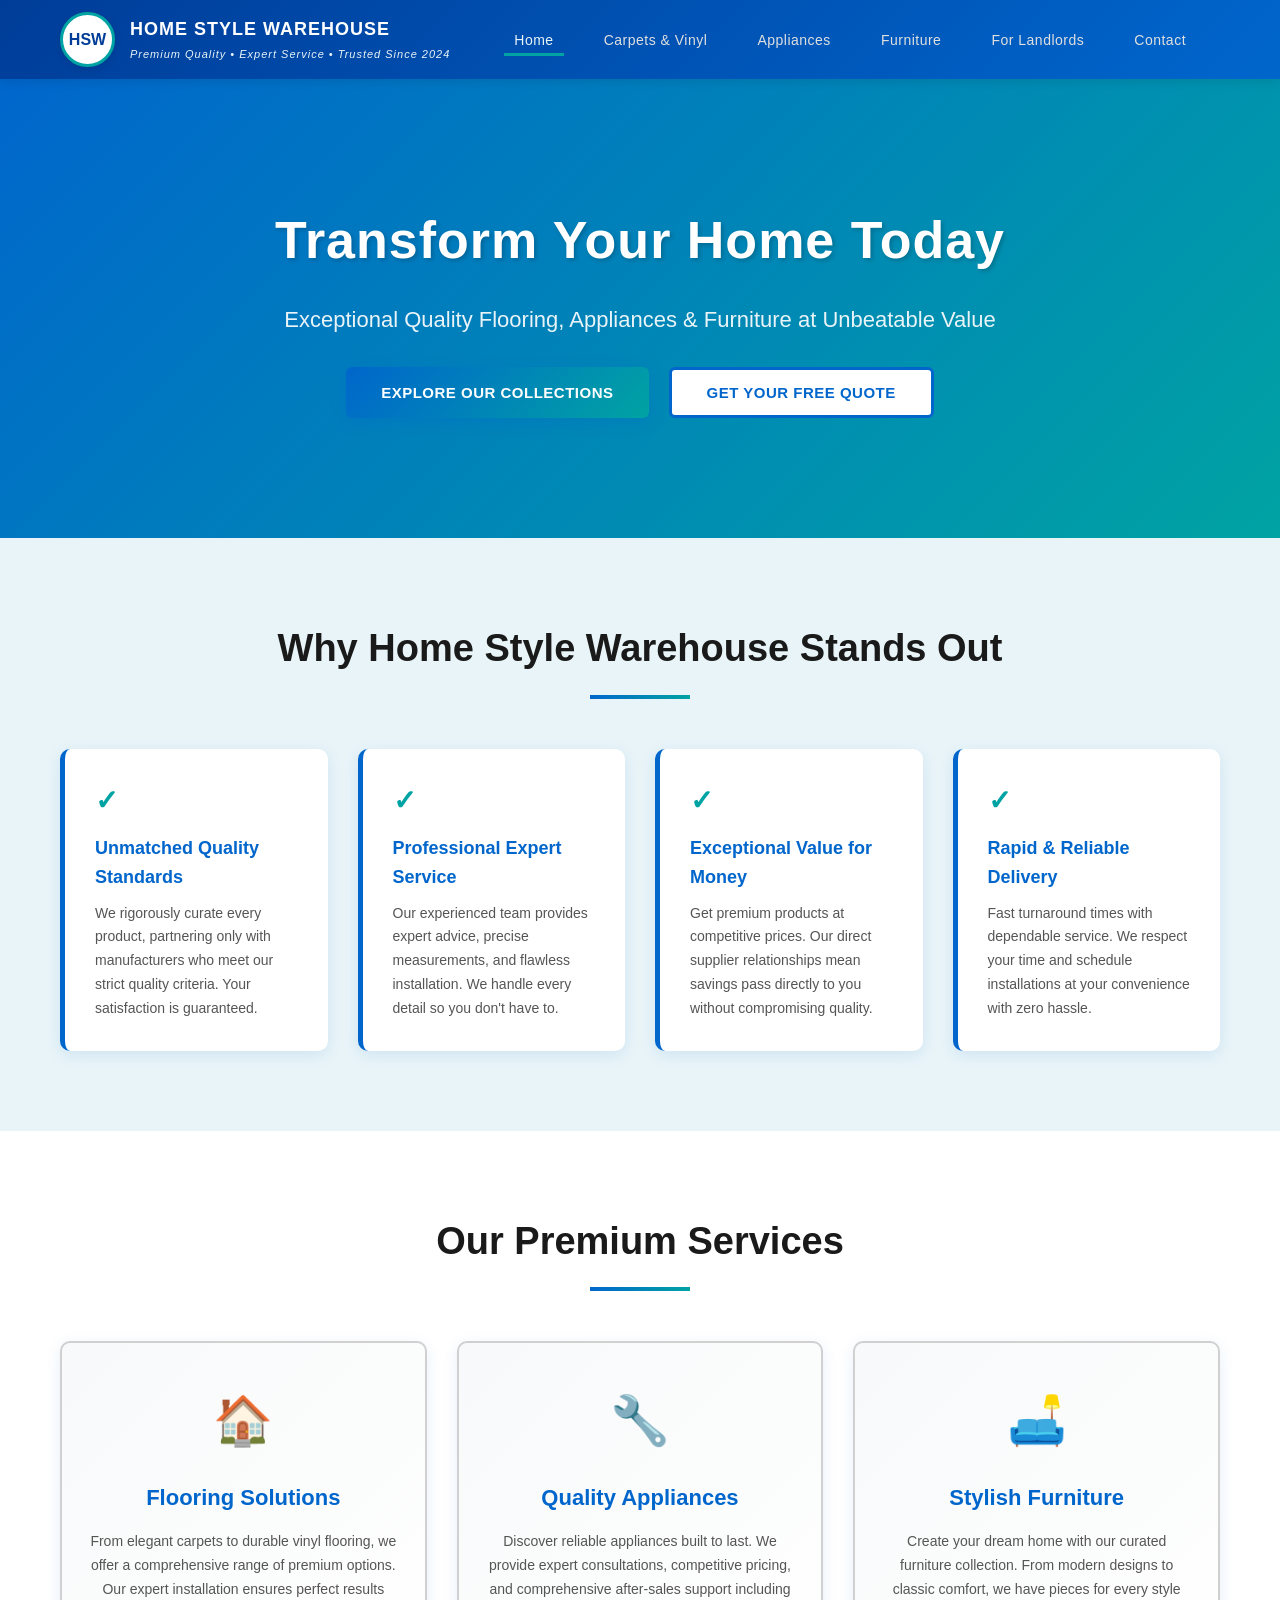
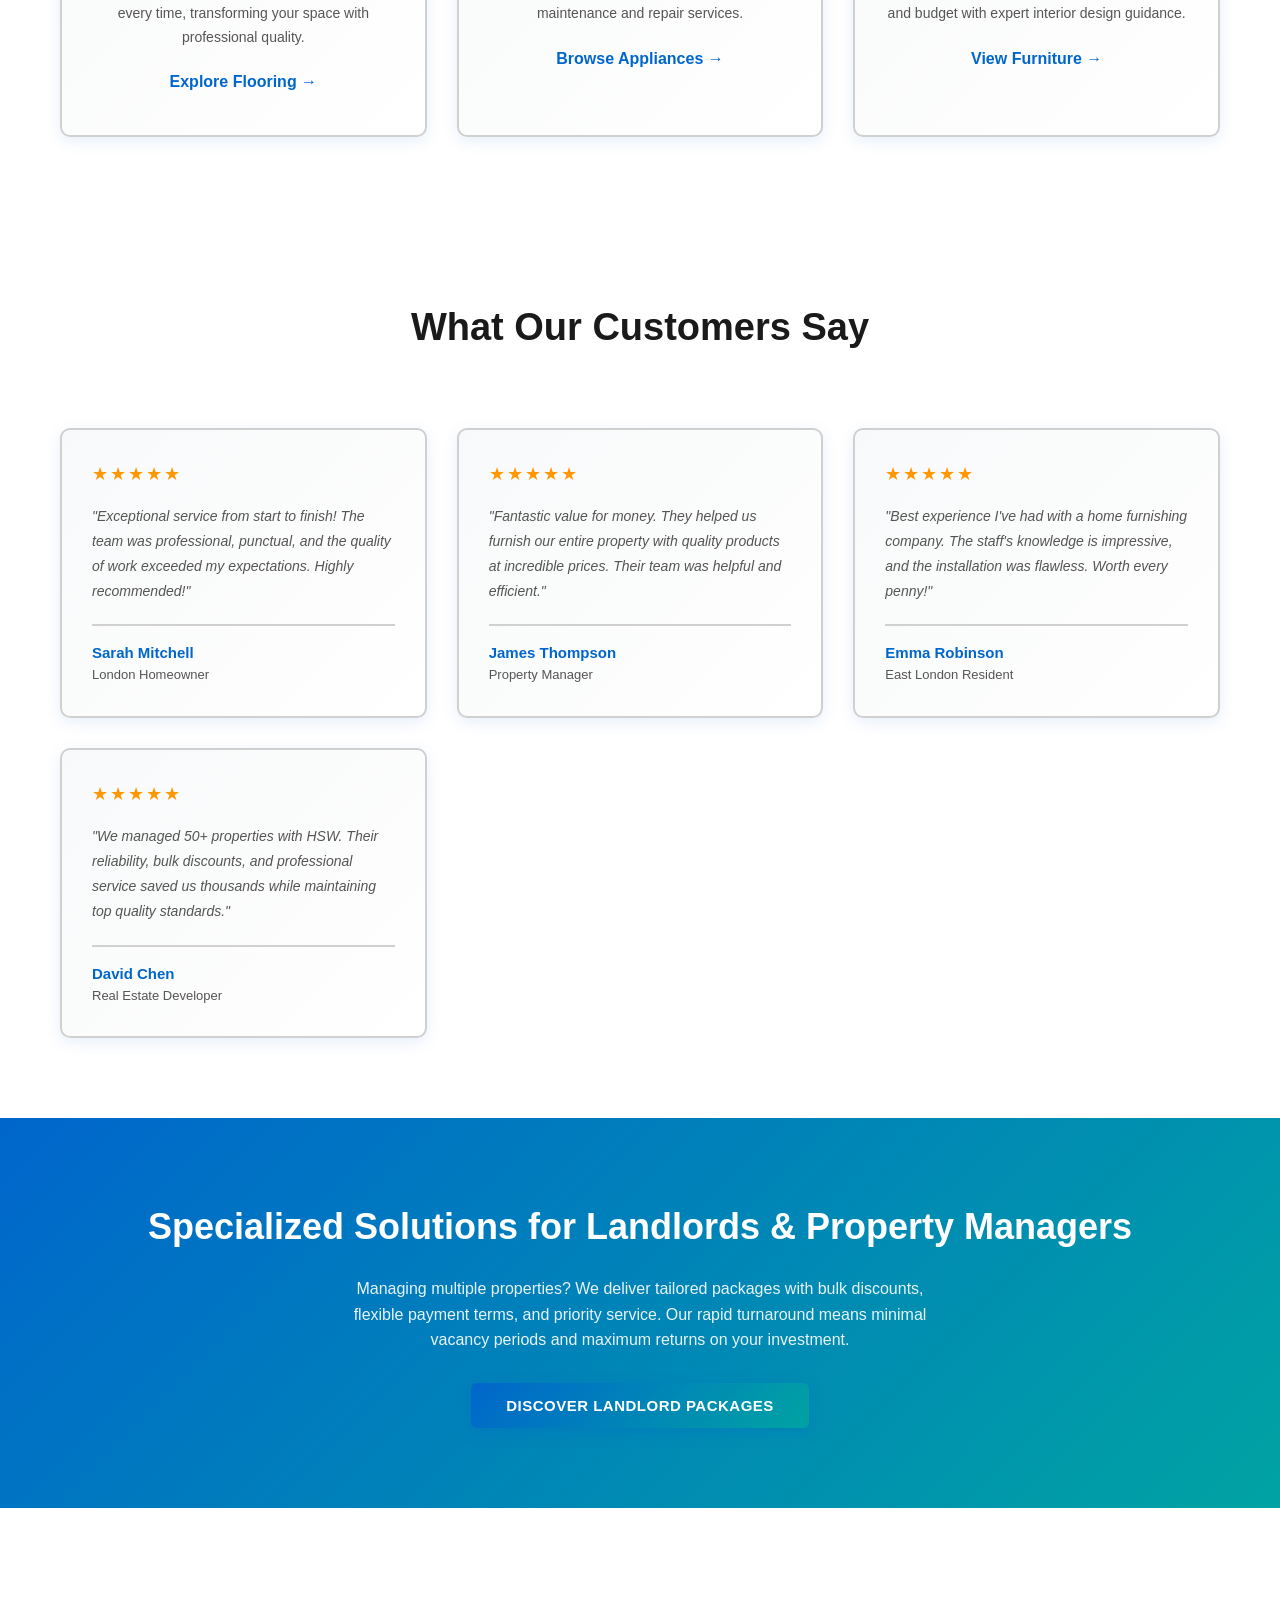
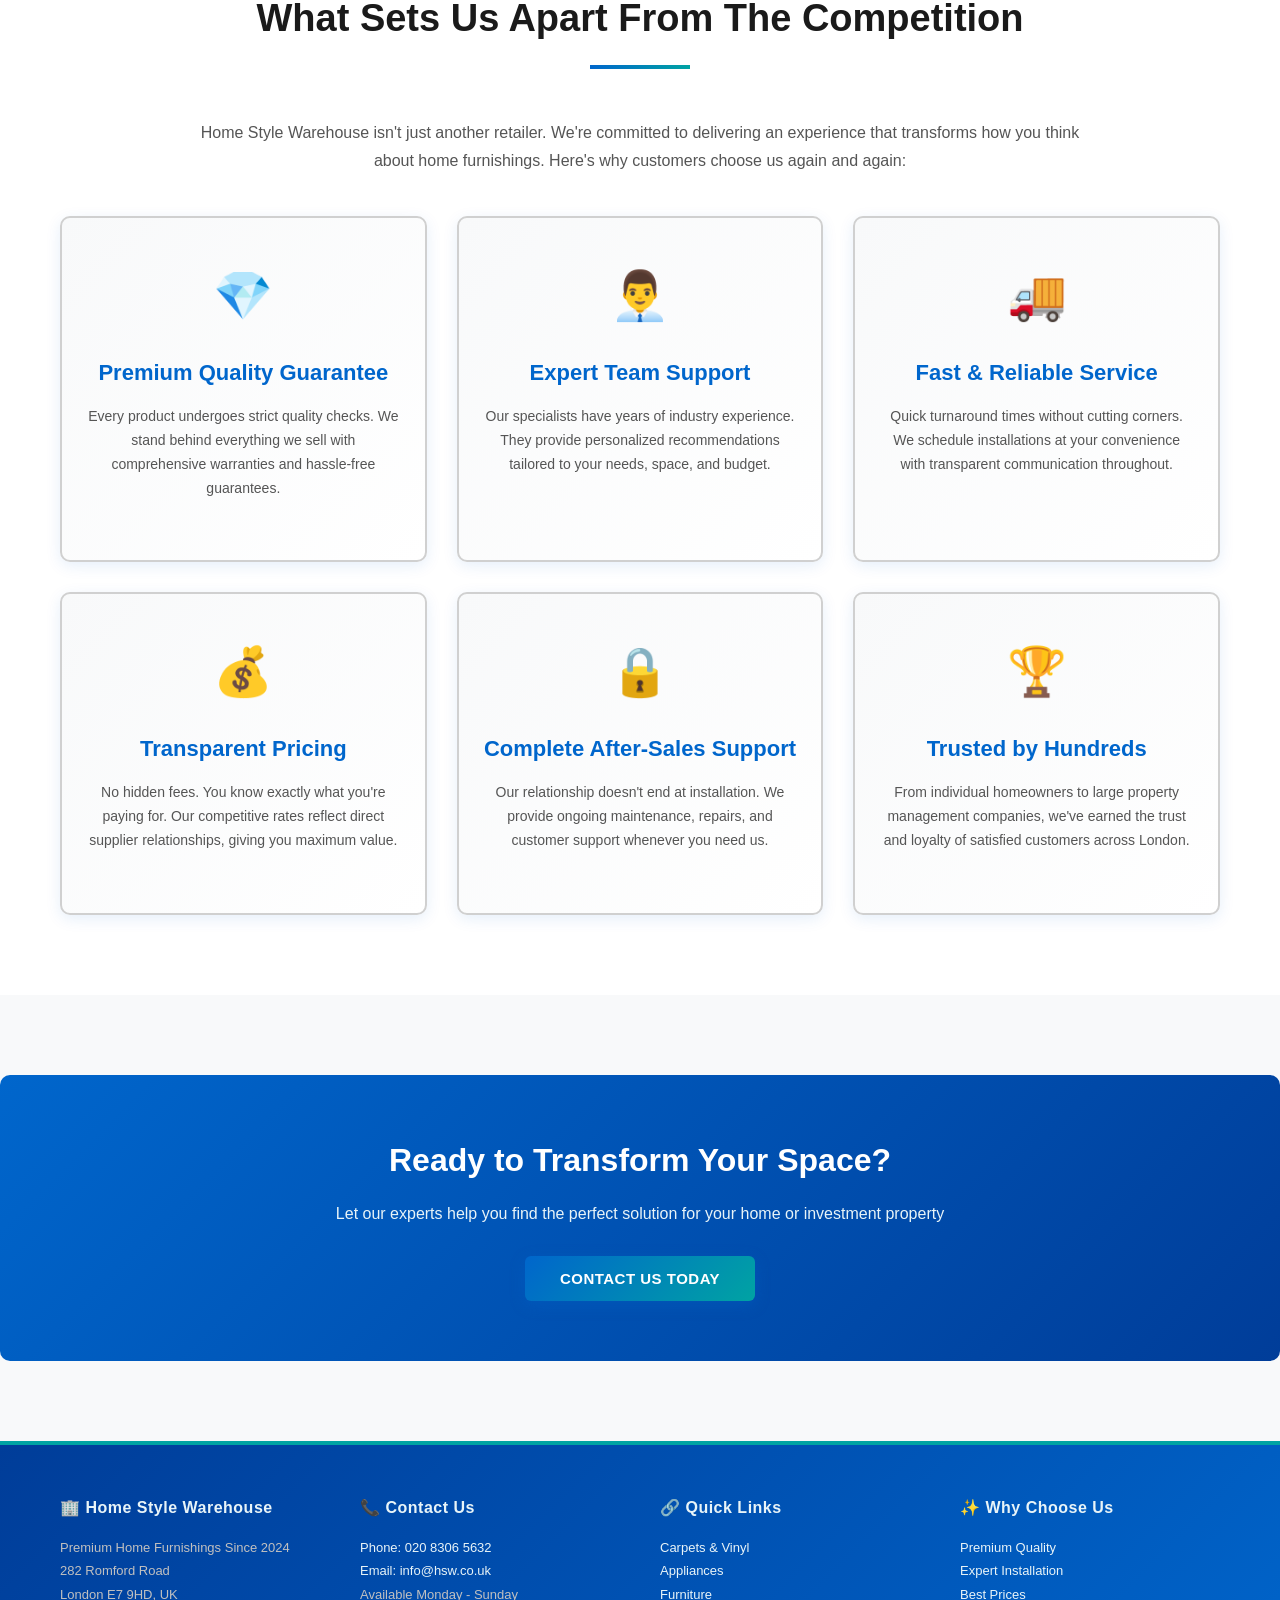
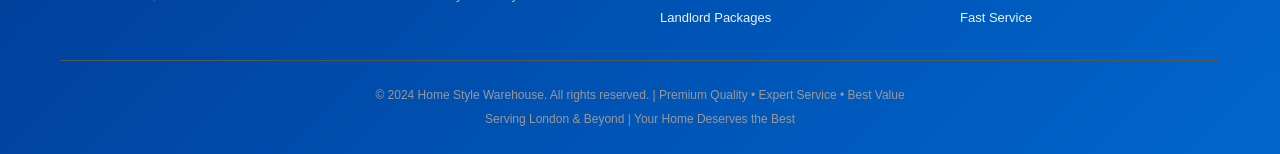
<file: index.html>
<!DOCTYPE html>
<html lang="en">
<head>
    <meta charset="UTF-8">
    <meta name="viewport" content="width=device-width, initial-scale=1.0">
    <title>Home Style Warehouse - Premium Home Furnishings & Flooring</title>
    <link rel="stylesheet" href="style.css">
</head>
<body>
    <!-- Navigation -->
    <nav class="navbar">
        <div class="container">
            <div class="logo-section">
                <div class="logo-circle">HSW</div>
                <div class="brand-info">
                    <h1>HOME STYLE WAREHOUSE</h1>
                    <p class="tagline">Premium Quality • Expert Service • Trusted Since 2024</p>
                </div>
            </div>
            <ul class="nav-links">
                <li><a href="index.html" class="active">Home</a></li>
                <li><a href="carpets.html">Carpets & Vinyl</a></li>
                <li><a href="appliances.html">Appliances</a></li>
                <li><a href="furniture.html">Furniture</a></li>
                <li><a href="landlords.html">For Landlords</a></li>
                <li><a href="contact.html">Contact</a></li>
            </ul>
        </div>
    </nav>

    <!-- Hero Section -->
    <section class="hero">
        <div class="hero-content">
            <h2>Transform Your Home Today</h2>
            <p>Exceptional Quality Flooring, Appliances & Furniture at Unbeatable Value</p>
            <div class="hero-buttons">
                <button class="btn btn-primary" onclick="location.href='#services'">Explore Our Collections</button>
                <button class="btn btn-secondary" onclick="location.href='contact.html'">Get Your Free Quote</button>
            </div>
        </div>
    </section>

    <!-- Why Choose Us -->
    <section class="why-choose">
        <div class="container">
            <h2>Why Home Style Warehouse Stands Out</h2>
            <div class="features-grid">
                <div class="feature">
                    <span class="feature-number">✓</span>
                    <h4>Unmatched Quality Standards</h4>
                    <p>We rigorously curate every product, partnering only with manufacturers who meet our strict quality criteria. Your satisfaction is guaranteed.</p>
                </div>
                <div class="feature">
                    <span class="feature-number">✓</span>
                    <h4>Professional Expert Service</h4>
                    <p>Our experienced team provides expert advice, precise measurements, and flawless installation. We handle every detail so you don't have to.</p>
                </div>
                <div class="feature">
                    <span class="feature-number">✓</span>
                    <h4>Exceptional Value for Money</h4>
                    <p>Get premium products at competitive prices. Our direct supplier relationships mean savings pass directly to you without compromising quality.</p>
                </div>
                <div class="feature">
                    <span class="feature-number">✓</span>
                    <h4>Rapid & Reliable Delivery</h4>
                    <p>Fast turnaround times with dependable service. We respect your time and schedule installations at your convenience with zero hassle.</p>
                </div>
            </div>
        </div>
    </section>

    <!-- Services Section -->
    <section id="services" class="services">
        <div class="container">
            <h2>Our Premium Services</h2>
            <div class="services-grid">
                <div class="service-card">
                    <div class="service-icon">🏠</div>
                    <h3>Flooring Solutions</h3>
                    <p>From elegant carpets to durable vinyl flooring, we offer a comprehensive range of premium options. Our expert installation ensures perfect results every time, transforming your space with professional quality.</p>
                    <a href="carpets.html" class="service-link">Explore Flooring →</a>
                </div>
                <div class="service-card">
                    <div class="service-icon">🔧</div>
                    <h3>Quality Appliances</h3>
                    <p>Discover reliable appliances built to last. We provide expert consultations, competitive pricing, and comprehensive after-sales support including maintenance and repair services.</p>
                    <a href="appliances.html" class="service-link">Browse Appliances →</a>
                </div>
                <div class="service-card">
                    <div class="service-icon">🛋️</div>
                    <h3>Stylish Furniture</h3>
                    <p>Create your dream home with our curated furniture collection. From modern designs to classic comfort, we have pieces for every style and budget with expert interior design guidance.</p>
                    <a href="furniture.html" class="service-link">View Furniture →</a>
                </div>
            </div>
        </div>
    </section>

    <!-- Reviews Section -->
    <section class="reviews">
        <div class="container">
            <h2>What Our Customers Say</h2>
            <div class="reviews-grid">
                <div class="review-card">
                    <div class="stars">★★★★★</div>
                    <p class="review-text">"Exceptional service from start to finish! The team was professional, punctual, and the quality of work exceeded my expectations. Highly recommended!"</p>
                    <div class="reviewer-info">
                        <p class="reviewer-name">Sarah Mitchell</p>
                        <p class="reviewer-role">London Homeowner</p>
                    </div>
                </div>
                <div class="review-card">
                    <div class="stars">★★★★★</div>
                    <p class="review-text">"Fantastic value for money. They helped us furnish our entire property with quality products at incredible prices. Their team was helpful and efficient."</p>
                    <div class="reviewer-info">
                        <p class="reviewer-name">James Thompson</p>
                        <p class="reviewer-role">Property Manager</p>
                    </div>
                </div>
                <div class="review-card">
                    <div class="stars">★★★★★</div>
                    <p class="review-text">"Best experience I've had with a home furnishing company. The staff's knowledge is impressive, and the installation was flawless. Worth every penny!"</p>
                    <div class="reviewer-info">
                        <p class="reviewer-name">Emma Robinson</p>
                        <p class="reviewer-role">East London Resident</p>
                    </div>
                </div>
                <div class="review-card">
                    <div class="stars">★★★★★</div>
                    <p class="review-text">"We managed 50+ properties with HSW. Their reliability, bulk discounts, and professional service saved us thousands while maintaining top quality standards."</p>
                    <div class="reviewer-info">
                        <p class="reviewer-name">David Chen</p>
                        <p class="reviewer-role">Real Estate Developer</p>
                    </div>
                </div>
            </div>
        </div>
    </section>

    <!-- Landlord Section Preview -->
    <section class="landlord-preview">
        <div class="container">
            <div class="landlord-content">
                <h2>Specialized Solutions for Landlords & Property Managers</h2>
                <p>Managing multiple properties? We deliver tailored packages with bulk discounts, flexible payment terms, and priority service. Our rapid turnaround means minimal vacancy periods and maximum returns on your investment.</p>
                <button class="btn btn-primary" onclick="location.href='landlords.html'">Discover Landlord Packages</button>
            </div>
        </div>
    </section>

    <!-- Why We're Different Section -->
    <section class="services">
        <div class="container">
            <h2>What Sets Us Apart From The Competition</h2>
            <div class="intro-section" style="margin-bottom: 40px;">
                <p>Home Style Warehouse isn't just another retailer. We're committed to delivering an experience that transforms how you think about home furnishings. Here's why customers choose us again and again:</p>
            </div>
            <div class="services-grid">
                <div class="service-card">
                    <div class="service-icon">💎</div>
                    <h3>Premium Quality Guarantee</h3>
                    <p>Every product undergoes strict quality checks. We stand behind everything we sell with comprehensive warranties and hassle-free guarantees.</p>
                </div>
                <div class="service-card">
                    <div class="service-icon">👨‍💼</div>
                    <h3>Expert Team Support</h3>
                    <p>Our specialists have years of industry experience. They provide personalized recommendations tailored to your needs, space, and budget.</p>
                </div>
                <div class="service-card">
                    <div class="service-icon">🚚</div>
                    <h3>Fast & Reliable Service</h3>
                    <p>Quick turnaround times without cutting corners. We schedule installations at your convenience with transparent communication throughout.</p>
                </div>
                <div class="service-card">
                    <div class="service-icon">💰</div>
                    <h3>Transparent Pricing</h3>
                    <p>No hidden fees. You know exactly what you're paying for. Our competitive rates reflect direct supplier relationships, giving you maximum value.</p>
                </div>
                <div class="service-card">
                    <div class="service-icon">🔒</div>
                    <h3>Complete After-Sales Support</h3>
                    <p>Our relationship doesn't end at installation. We provide ongoing maintenance, repairs, and customer support whenever you need us.</p>
                </div>
                <div class="service-card">
                    <div class="service-icon">🏆</div>
                    <h3>Trusted by Hundreds</h3>
                    <p>From individual homeowners to large property management companies, we've earned the trust and loyalty of satisfied customers across London.</p>
                </div>
            </div>
        </div>
    </section>

    <!-- CTA Section -->
    <section class="cta-section">
        <div class="container">
            <h2>Ready to Transform Your Space?</h2>
            <p>Let our experts help you find the perfect solution for your home or investment property</p>
            <button class="btn btn-primary" onclick="location.href='contact.html'">Contact Us Today</button>
        </div>
    </section>

    <!-- Footer -->
    <footer>
        <div class="container">
            <div class="footer-grid">
                <div class="footer-section">
                    <h4>🏢 Home Style Warehouse</h4>
                    <p>Premium Home Furnishings Since 2024</p>
                    <p>282 Romford Road</p>
                    <p>London E7 9HD, UK</p>
                </div>
                <div class="footer-section">
                    <h4>📞 Contact Us</h4>
                    <p><a href="tel:02083065632">Phone: 020 8306 5632</a></p>
                    <p><a href="mailto:info@hsw.co.uk">Email: info@hsw.co.uk</a></p>
                    <p>Available Monday - Sunday</p>
                </div>
                <div class="footer-section">
                    <h4>🔗 Quick Links</h4>
                    <ul>
                        <li><a href="carpets.html">Carpets & Vinyl</a></li>
                        <li><a href="appliances.html">Appliances</a></li>
                        <li><a href="furniture.html">Furniture</a></li>
                        <li><a href="landlords.html">Landlord Packages</a></li>
                    </ul>
                </div>
                <div class="footer-section">
                    <h4>✨ Why Choose Us</h4>
                    <ul>
                        <li><a href="#services">Premium Quality</a></li>
                        <li><a href="#services">Expert Installation</a></li>
                        <li><a href="#services">Best Prices</a></li>
                        <li><a href="#services">Fast Service</a></li>
                    </ul>
                </div>
            </div>
            <div class="footer-bottom">
                <p>&copy; 2024 Home Style Warehouse. All rights reserved. | Premium Quality • Expert Service • Best Value</p>
                <p>Serving London & Beyond | Your Home Deserves the Best</p>
            </div>
        </div>
    </footer>
</body>
</html>
</file>
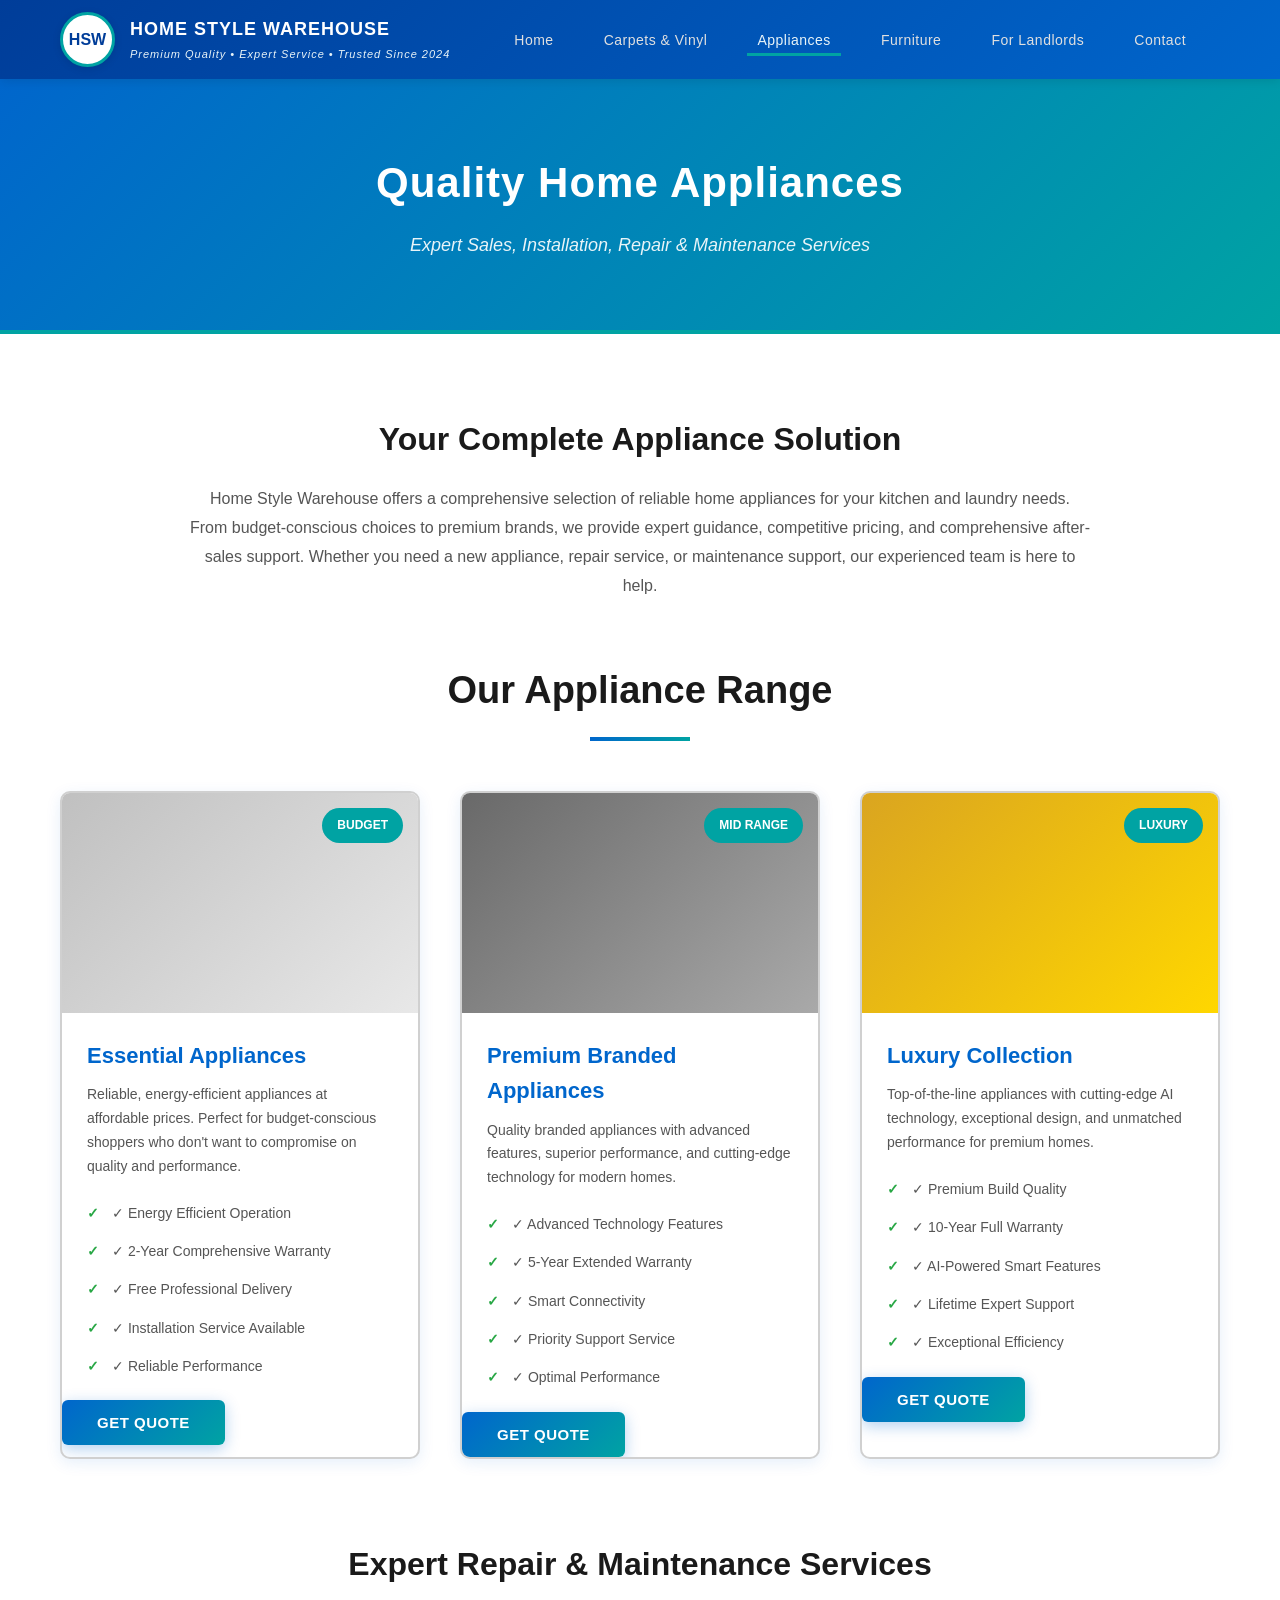
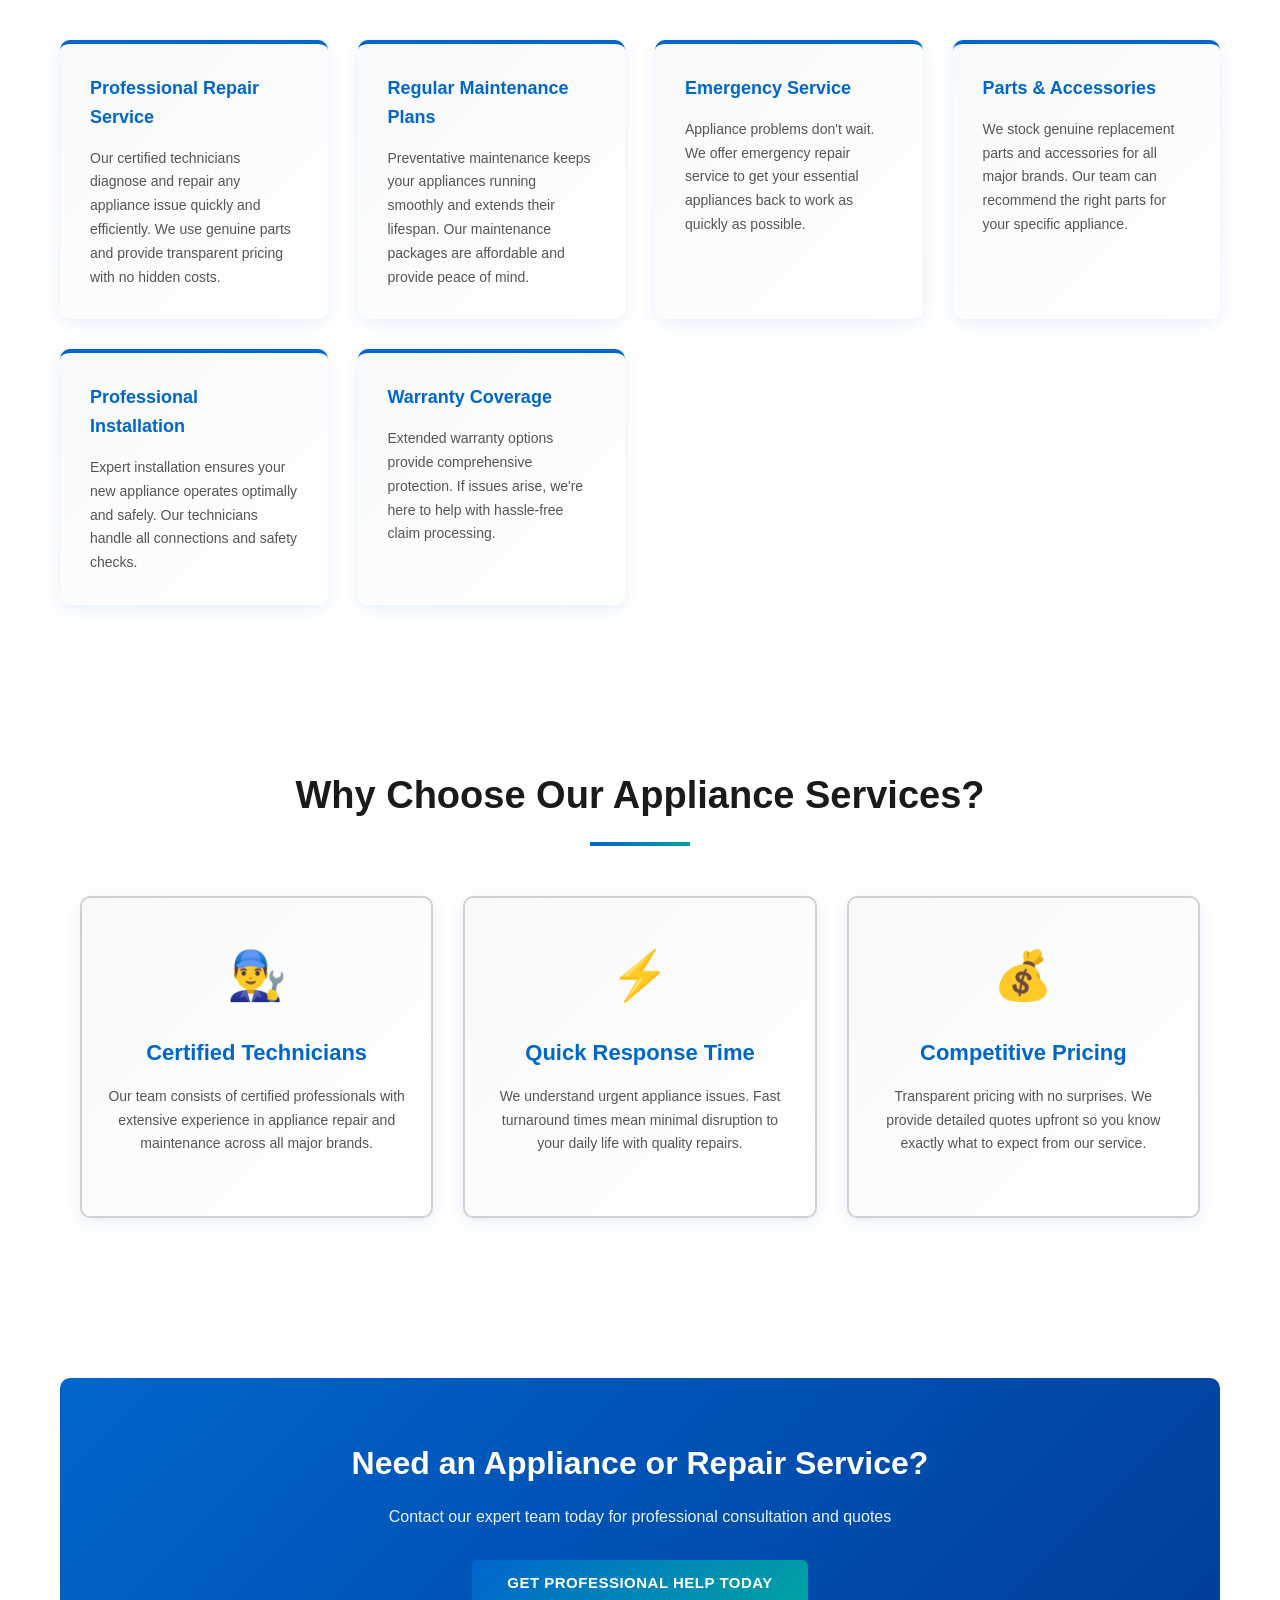
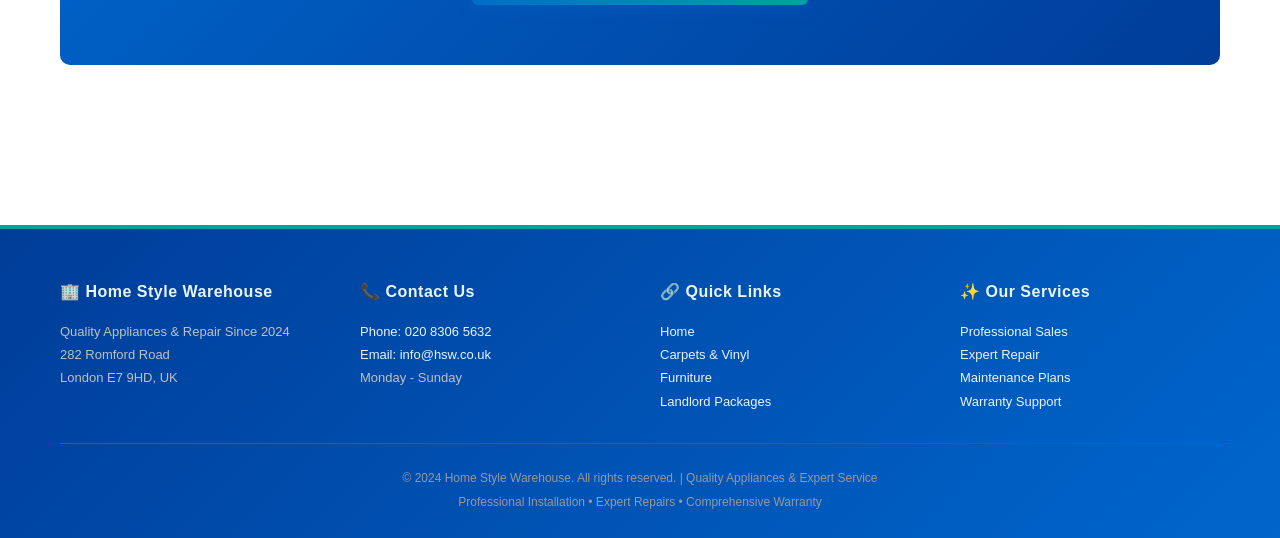
<file: appliances.html>
<!DOCTYPE html>
<html lang="en">
<head>
    <meta charset="UTF-8">
    <meta name="viewport" content="width=device-width, initial-scale=1.0">
    <title>Quality Home Appliances - Sales & Repair - Home Style Warehouse</title>
    <link rel="stylesheet" href="style.css">
</head>
<body>
    <!-- Navigation -->
    <nav class="navbar">
        <div class="container">
            <div class="logo-section">
                <div class="logo-circle">HSW</div>
                <div class="brand-info">
                    <h1>HOME STYLE WAREHOUSE</h1>
                    <p class="tagline">Premium Quality • Expert Service • Trusted Since 2024</p>
                </div>
            </div>
            <ul class="nav-links">
                <li><a href="index.html">Home</a></li>
                <li><a href="carpets.html">Carpets & Vinyl</a></li>
                <li><a href="appliances.html" class="active">Appliances</a></li>
                <li><a href="furniture.html">Furniture</a></li>
                <li><a href="landlords.html">For Landlords</a></li>
                <li><a href="contact.html">Contact</a></li>
            </ul>
        </div>
    </nav>

    <!-- Hero -->
    <section class="page-hero">
        <div class="container">
            <h1>Quality Home Appliances</h1>
            <p>Expert Sales, Installation, Repair & Maintenance Services</p>
        </div>
    </section>

    <!-- Main Content -->
    <section class="content">
        <div class="container">
            <div class="intro-section">
                <h2>Your Complete Appliance Solution</h2>
                <p>Home Style Warehouse offers a comprehensive selection of reliable home appliances for your kitchen and laundry needs. From budget-conscious choices to premium brands, we provide expert guidance, competitive pricing, and comprehensive after-sales support. Whether you need a new appliance, repair service, or maintenance support, our experienced team is here to help.</p>
            </div>

            <!-- Product Categories -->
            <section class="products">
                <h2>Our Appliance Range</h2>
                <div class="products-grid">
                    <div class="product-card">
                        <div class="product-image" style="background: linear-gradient(135deg, #C0C0C0, #E8E8E8);">
                            <span class="badge">Budget</span>
                        </div>
                        <h3>Essential Appliances</h3>
                        <p>Reliable, energy-efficient appliances at affordable prices. Perfect for budget-conscious shoppers who don't want to compromise on quality and performance.</p>
                        <ul class="features">
                            <li>✓ Energy Efficient Operation</li>
                            <li>✓ 2-Year Comprehensive Warranty</li>
                            <li>✓ Free Professional Delivery</li>
                            <li>✓ Installation Service Available</li>
                            <li>✓ Reliable Performance</li>
                        </ul>
                        <button class="btn btn-primary" onclick="location.href='contact.html'">Get Quote</button>
                    </div>

                    <div class="product-card">
                        <div class="product-image" style="background: linear-gradient(135deg, #696969, #A9A9A9);">
                            <span class="badge">Mid Range</span>
                        </div>
                        <h3>Premium Branded Appliances</h3>
                        <p>Quality branded appliances with advanced features, superior performance, and cutting-edge technology for modern homes.</p>
                        <ul class="features">
                            <li>✓ Advanced Technology Features</li>
                            <li>✓ 5-Year Extended Warranty</li>
                            <li>✓ Smart Connectivity</li>
                            <li>✓ Priority Support Service</li>
                            <li>✓ Optimal Performance</li>
                        </ul>
                        <button class="btn btn-primary" onclick="location.href='contact.html'">Get Quote</button>
                    </div>

                    <div class="product-card">
                        <div class="product-image" style="background: linear-gradient(135deg, #DAA520, #FFD700);">
                            <span class="badge">Luxury</span>
                        </div>
                        <h3>Luxury Collection</h3>
                        <p>Top-of-the-line appliances with cutting-edge AI technology, exceptional design, and unmatched performance for premium homes.</p>
                        <ul class="features">
                            <li>✓ Premium Build Quality</li>
                            <li>✓ 10-Year Full Warranty</li>
                            <li>✓ AI-Powered Smart Features</li>
                            <li>✓ Lifetime Expert Support</li>
                            <li>✓ Exceptional Efficiency</li>
                        </ul>
                        <button class="btn btn-primary" onclick="location.href='contact.html'">Get Quote</button>
                    </div>
                </div>
            </section>

            <!-- Repair Services -->
            <section class="services-detail">
                <h2>Expert Repair & Maintenance Services</h2>
                <div class="services-list">
                    <div class="service-item">
                        <h4>Professional Repair Service</h4>
                        <p>Our certified technicians diagnose and repair any appliance issue quickly and efficiently. We use genuine parts and provide transparent pricing with no hidden costs.</p>
                    </div>
                    <div class="service-item">
                        <h4>Regular Maintenance Plans</h4>
                        <p>Preventative maintenance keeps your appliances running smoothly and extends their lifespan. Our maintenance packages are affordable and provide peace of mind.</p>
                    </div>
                    <div class="service-item">
                        <h4>Emergency Service</h4>
                        <p>Appliance problems don't wait. We offer emergency repair service to get your essential appliances back to work as quickly as possible.</p>
                    </div>
                    <div class="service-item">
                        <h4>Parts & Accessories</h4>
                        <p>We stock genuine replacement parts and accessories for all major brands. Our team can recommend the right parts for your specific appliance.</p>
                    </div>
                    <div class="service-item">
                        <h4>Professional Installation</h4>
                        <p>Expert installation ensures your new appliance operates optimally and safely. Our technicians handle all connections and safety checks.</p>
                    </div>
                    <div class="service-item">
                        <h4>Warranty Coverage</h4>
                        <p>Extended warranty options provide comprehensive protection. If issues arise, we're here to help with hassle-free claim processing.</p>
                    </div>
                </div>
            </section>

            <!-- Why Choose Us -->
            <section class="services">
                <h2>Why Choose Our Appliance Services?</h2>
                <div class="services-grid">
                    <div class="service-card">
                        <div class="service-icon">👨‍🔧</div>
                        <h3>Certified Technicians</h3>
                        <p>Our team consists of certified professionals with extensive experience in appliance repair and maintenance across all major brands.</p>
                    </div>
                    <div class="service-card">
                        <div class="service-icon">⚡</div>
                        <h3>Quick Response Time</h3>
                        <p>We understand urgent appliance issues. Fast turnaround times mean minimal disruption to your daily life with quality repairs.</p>
                    </div>
                    <div class="service-card">
                        <div class="service-icon">💰</div>
                        <h3>Competitive Pricing</h3>
                        <p>Transparent pricing with no surprises. We provide detailed quotes upfront so you know exactly what to expect from our service.</p>
                    </div>
                </div>
            </section>

            <!-- CTA Section -->
            <section class="cta-section">
                <h2>Need an Appliance or Repair Service?</h2>
                <p>Contact our expert team today for professional consultation and quotes</p>
                <button class="btn btn-primary" onclick="location.href='contact.html'">Get Professional Help Today</button>
            </section>
        </div>
    </section>

    <!-- Footer -->
    <footer>
        <div class="container">
            <div class="footer-grid">
                <div class="footer-section">
                    <h4>🏢 Home Style Warehouse</h4>
                    <p>Quality Appliances & Repair Since 2024</p>
                    <p>282 Romford Road</p>
                    <p>London E7 9HD, UK</p>
                </div>
                <div class="footer-section">
                    <h4>📞 Contact Us</h4>
                    <p><a href="tel:02083065632">Phone: 020 8306 5632</a></p>
                    <p><a href="mailto:info@hsw.co.uk">Email: info@hsw.co.uk</a></p>
                    <p>Monday - Sunday</p>
                </div>
                <div class="footer-section">
                    <h4>🔗 Quick Links</h4>
                    <ul>
                        <li><a href="index.html">Home</a></li>
                        <li><a href="carpets.html">Carpets & Vinyl</a></li>
                        <li><a href="furniture.html">Furniture</a></li>
                        <li><a href="landlords.html">Landlord Packages</a></li>
                    </ul>
                </div>
                <div class="footer-section">
                    <h4>✨ Our Services</h4>
                    <ul>
                        <li><a href="#services">Professional Sales</a></li>
                        <li><a href="#services">Expert Repair</a></li>
                        <li><a href="#services">Maintenance Plans</a></li>
                        <li><a href="#services">Warranty Support</a></li>
                    </ul>
                </div>
            </div>
            <div class="footer-bottom">
                <p>&copy; 2024 Home Style Warehouse. All rights reserved. | Quality Appliances & Expert Service</p>
                <p>Professional Installation • Expert Repairs • Comprehensive Warranty</p>
            </div>
        </div>
    </footer>
</body>
</html>
</file>
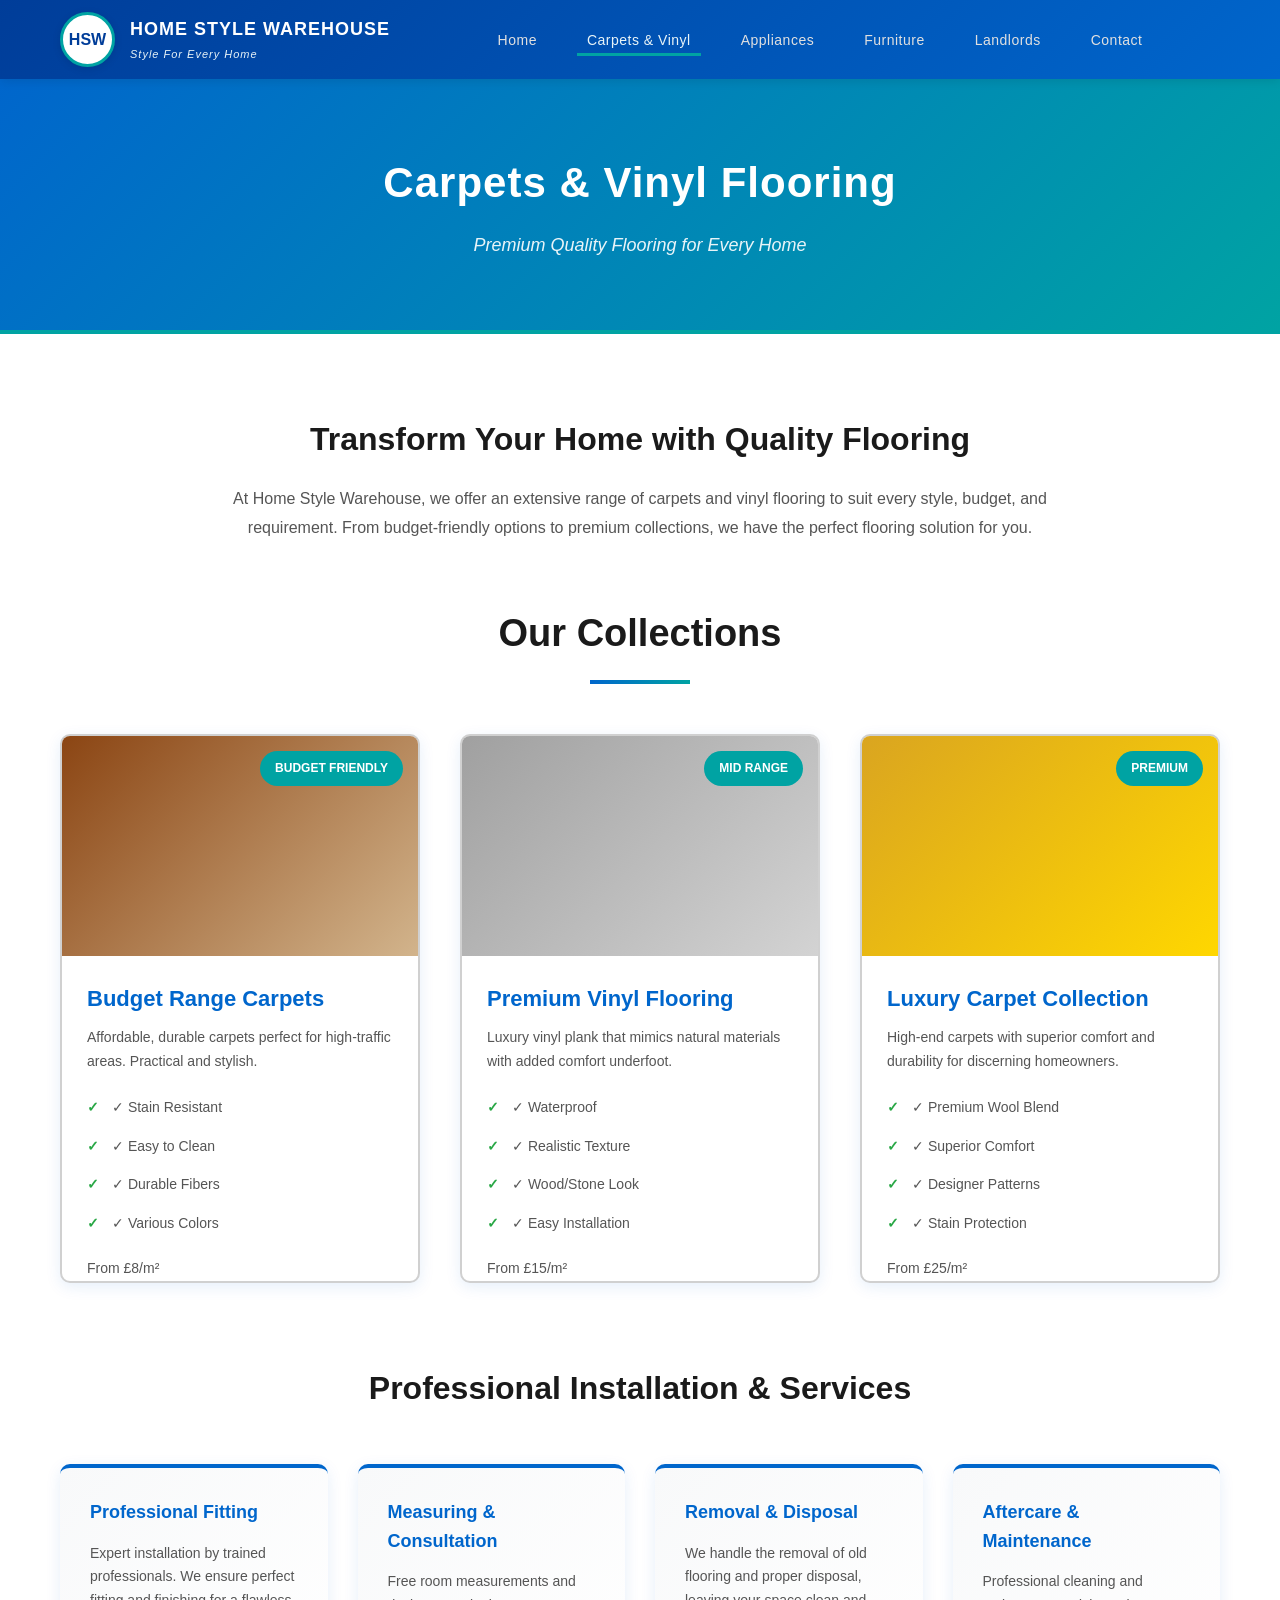
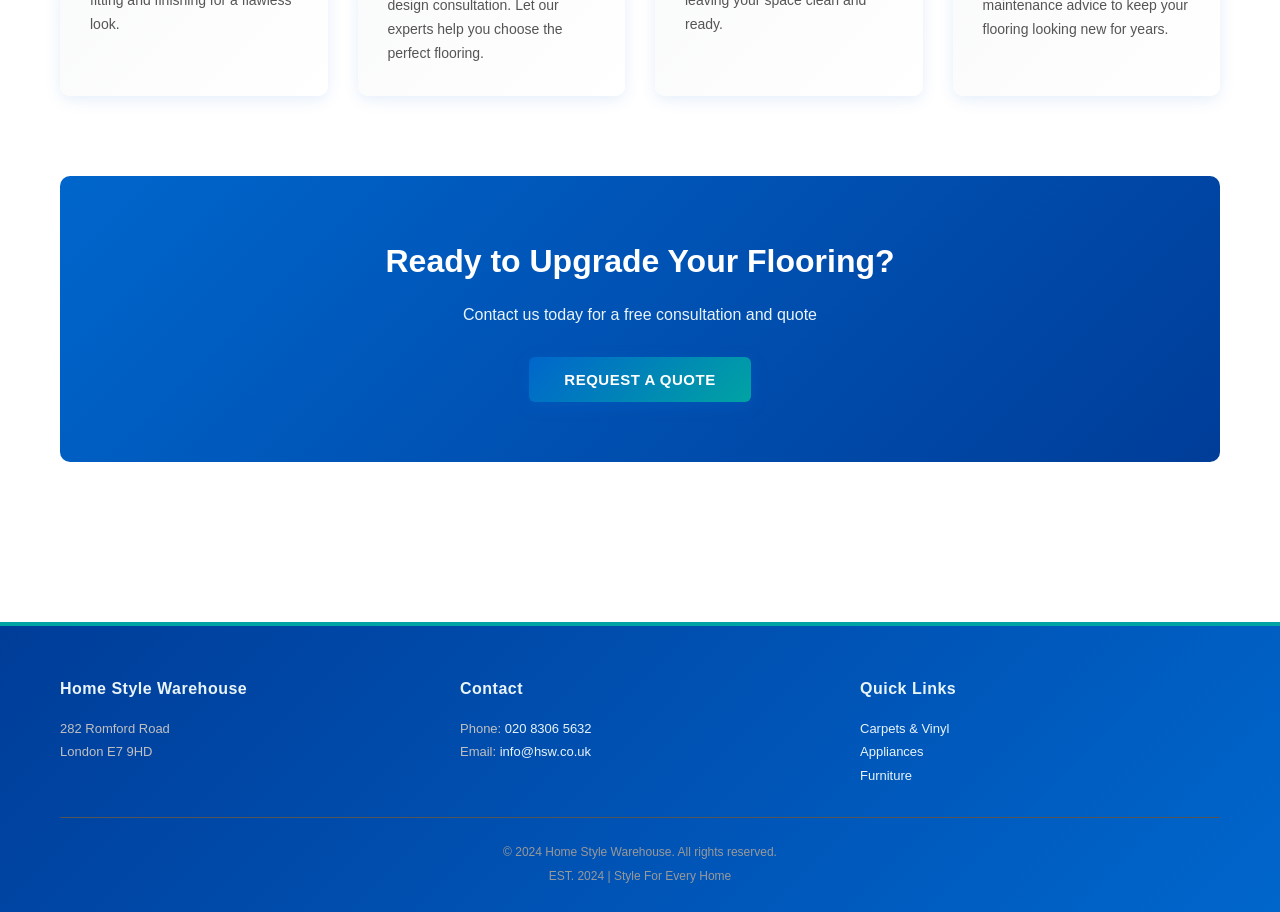
<file: carpets.html>
<!DOCTYPE html>
<html lang="en">
<head>
    <meta charset="UTF-8">
    <meta name="viewport" content="width=device-width, initial-scale=1.0">
    <title>Carpets & Vinyl - Home Style Warehouse</title>
    <link rel="stylesheet" href="style.css">
</head>
<body>
    <!-- Navigation -->
    <nav class="navbar">
        <div class="container">
            <div class="logo-section">
                <div class="logo-circle">HSW</div>
                <div class="brand-info">
                    <h1>HOME STYLE WAREHOUSE</h1>
                    <p class="tagline">Style For Every Home</p>
                </div>
            </div>
            <ul class="nav-links">
                <li><a href="index.html">Home</a></li>
                <li><a href="carpets.html" class="active">Carpets & Vinyl</a></li>
                <li><a href="appliances.html">Appliances</a></li>
                <li><a href="furniture.html">Furniture</a></li>
                <li><a href="landlords.html">Landlords</a></li>
                <li><a href="contact.html">Contact</a></li>
            </ul>
        </div>
    </nav>

    <!-- Hero -->
    <section class="page-hero">
        <div class="container">
            <h1>Carpets & Vinyl Flooring</h1>
            <p>Premium Quality Flooring for Every Home</p>
        </div>
    </section>

    <!-- Main Content -->
    <section class="content">
        <div class="container">
            <div class="intro-section">
                <h2>Transform Your Home with Quality Flooring</h2>
                <p>At Home Style Warehouse, we offer an extensive range of carpets and vinyl flooring to suit every style, budget, and requirement. From budget-friendly options to premium collections, we have the perfect flooring solution for you.</p>
            </div>

            <!-- Product Categories -->
            <section class="products">
                <h2>Our Collections</h2>
                <div class="products-grid">
                    <div class="product-card">
                        <div class="product-image" style="background: linear-gradient(135deg, #8B4513, #D2B48C);">
                            <span class="badge">Budget Friendly</span>
                        </div>
                        <h3>Budget Range Carpets</h3>
                        <p>Affordable, durable carpets perfect for high-traffic areas. Practical and stylish.</p>
                        <ul class="features">
                            <li>✓ Stain Resistant</li>
                            <li>✓ Easy to Clean</li>
                            <li>✓ Durable Fibers</li>
                            <li>✓ Various Colors</li>
                        </ul>
                        <p class="price">From £8/m²</p>
                    </div>

                    <div class="product-card">
                        <div class="product-image" style="background: linear-gradient(135deg, #A0A0A0, #D3D3D3);">
                            <span class="badge">Mid Range</span>
                        </div>
                        <h3>Premium Vinyl Flooring</h3>
                        <p>Luxury vinyl plank that mimics natural materials with added comfort underfoot.</p>
                        <ul class="features">
                            <li>✓ Waterproof</li>
                            <li>✓ Realistic Texture</li>
                            <li>✓ Wood/Stone Look</li>
                            <li>✓ Easy Installation</li>
                        </ul>
                        <p class="price">From £15/m²</p>
                    </div>

                    <div class="product-card">
                        <div class="product-image" style="background: linear-gradient(135deg, #DAA520, #FFD700);">
                            <span class="badge">Premium</span>
                        </div>
                        <h3>Luxury Carpet Collection</h3>
                        <p>High-end carpets with superior comfort and durability for discerning homeowners.</p>
                        <ul class="features">
                            <li>✓ Premium Wool Blend</li>
                            <li>✓ Superior Comfort</li>
                            <li>✓ Designer Patterns</li>
                            <li>✓ Stain Protection</li>
                        </ul>
                        <p class="price">From £25/m²</p>
                    </div>
                </div>
            </section>

            <!-- Services Section -->
            <section class="services-detail">
                <h2>Professional Installation & Services</h2>
                <div class="services-list">
                    <div class="service-item">
                        <h4>Professional Fitting</h4>
                        <p>Expert installation by trained professionals. We ensure perfect fitting and finishing for a flawless look.</p>
                    </div>
                    <div class="service-item">
                        <h4>Measuring & Consultation</h4>
                        <p>Free room measurements and design consultation. Let our experts help you choose the perfect flooring.</p>
                    </div>
                    <div class="service-item">
                        <h4>Removal & Disposal</h4>
                        <p>We handle the removal of old flooring and proper disposal, leaving your space clean and ready.</p>
                    </div>
                    <div class="service-item">
                        <h4>Aftercare & Maintenance</h4>
                        <p>Professional cleaning and maintenance advice to keep your flooring looking new for years.</p>
                    </div>
                </div>
            </section>

            <!-- CTA -->
            <section class="cta-section">
                <h2>Ready to Upgrade Your Flooring?</h2>
                <p>Contact us today for a free consultation and quote</p>
                <button class="btn btn-primary" onclick="location.href='contact.html'">Request a Quote</button>
            </section>
        </div>
    </section>

    <!-- Footer -->
    <footer>
        <div class="container">
            <div class="footer-grid">
                <div class="footer-section">
                    <h4>Home Style Warehouse</h4>
                    <p>282 Romford Road</p>
                    <p>London E7 9HD</p>
                </div>
                <div class="footer-section">
                    <h4>Contact</h4>
                    <p>Phone: <a href="tel:02083065632">020 8306 5632</a></p>
                    <p>Email: <a href="mailto:info@hsw.co.uk">info@hsw.co.uk</a></p>
                </div>
                <div class="footer-section">
                    <h4>Quick Links</h4>
                    <ul>
                        <li><a href="carpets.html">Carpets & Vinyl</a></li>
                        <li><a href="appliances.html">Appliances</a></li>
                        <li><a href="furniture.html">Furniture</a></li>
                    </ul>
                </div>
            </div>
            <div class="footer-bottom">
                <p>&copy; 2024 Home Style Warehouse. All rights reserved.</p>
                <p>EST. 2024 | Style For Every Home</p>
            </div>
        </div>
    </footer>
</body>
</html>
</file>
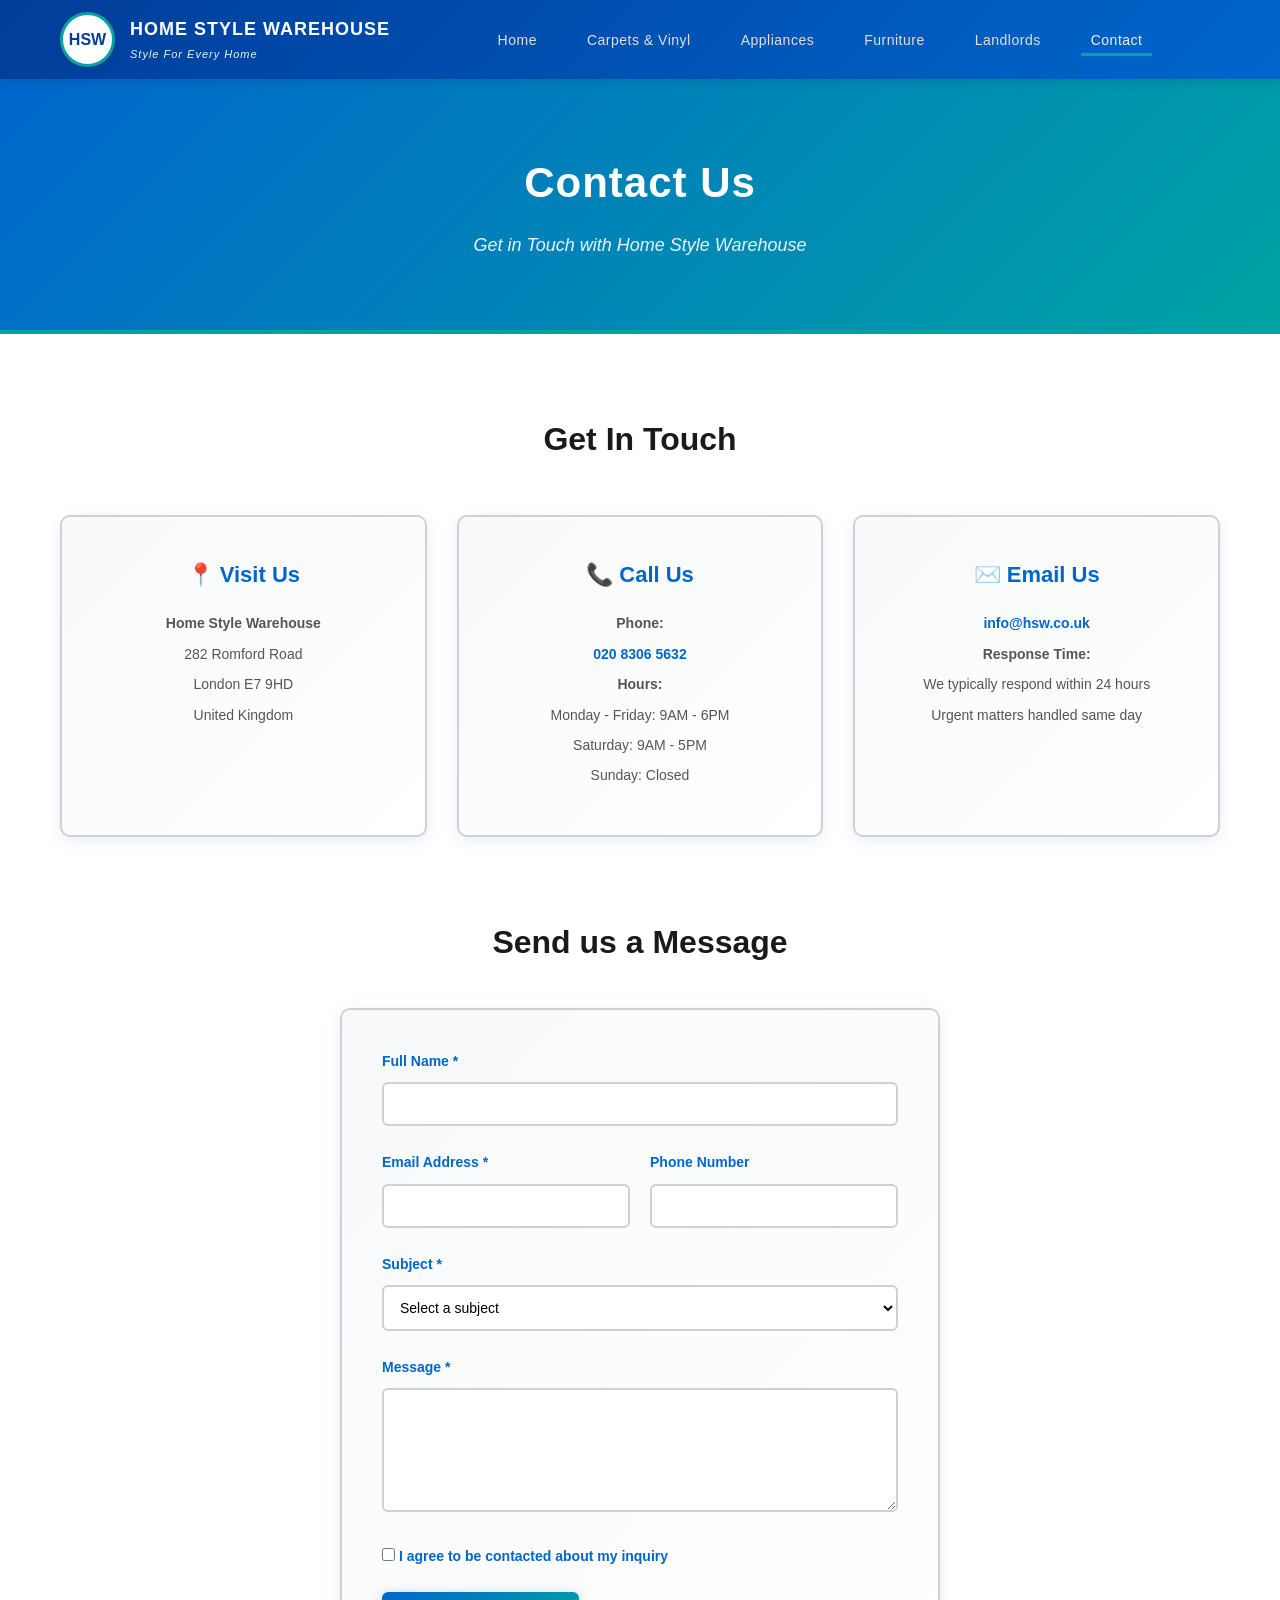
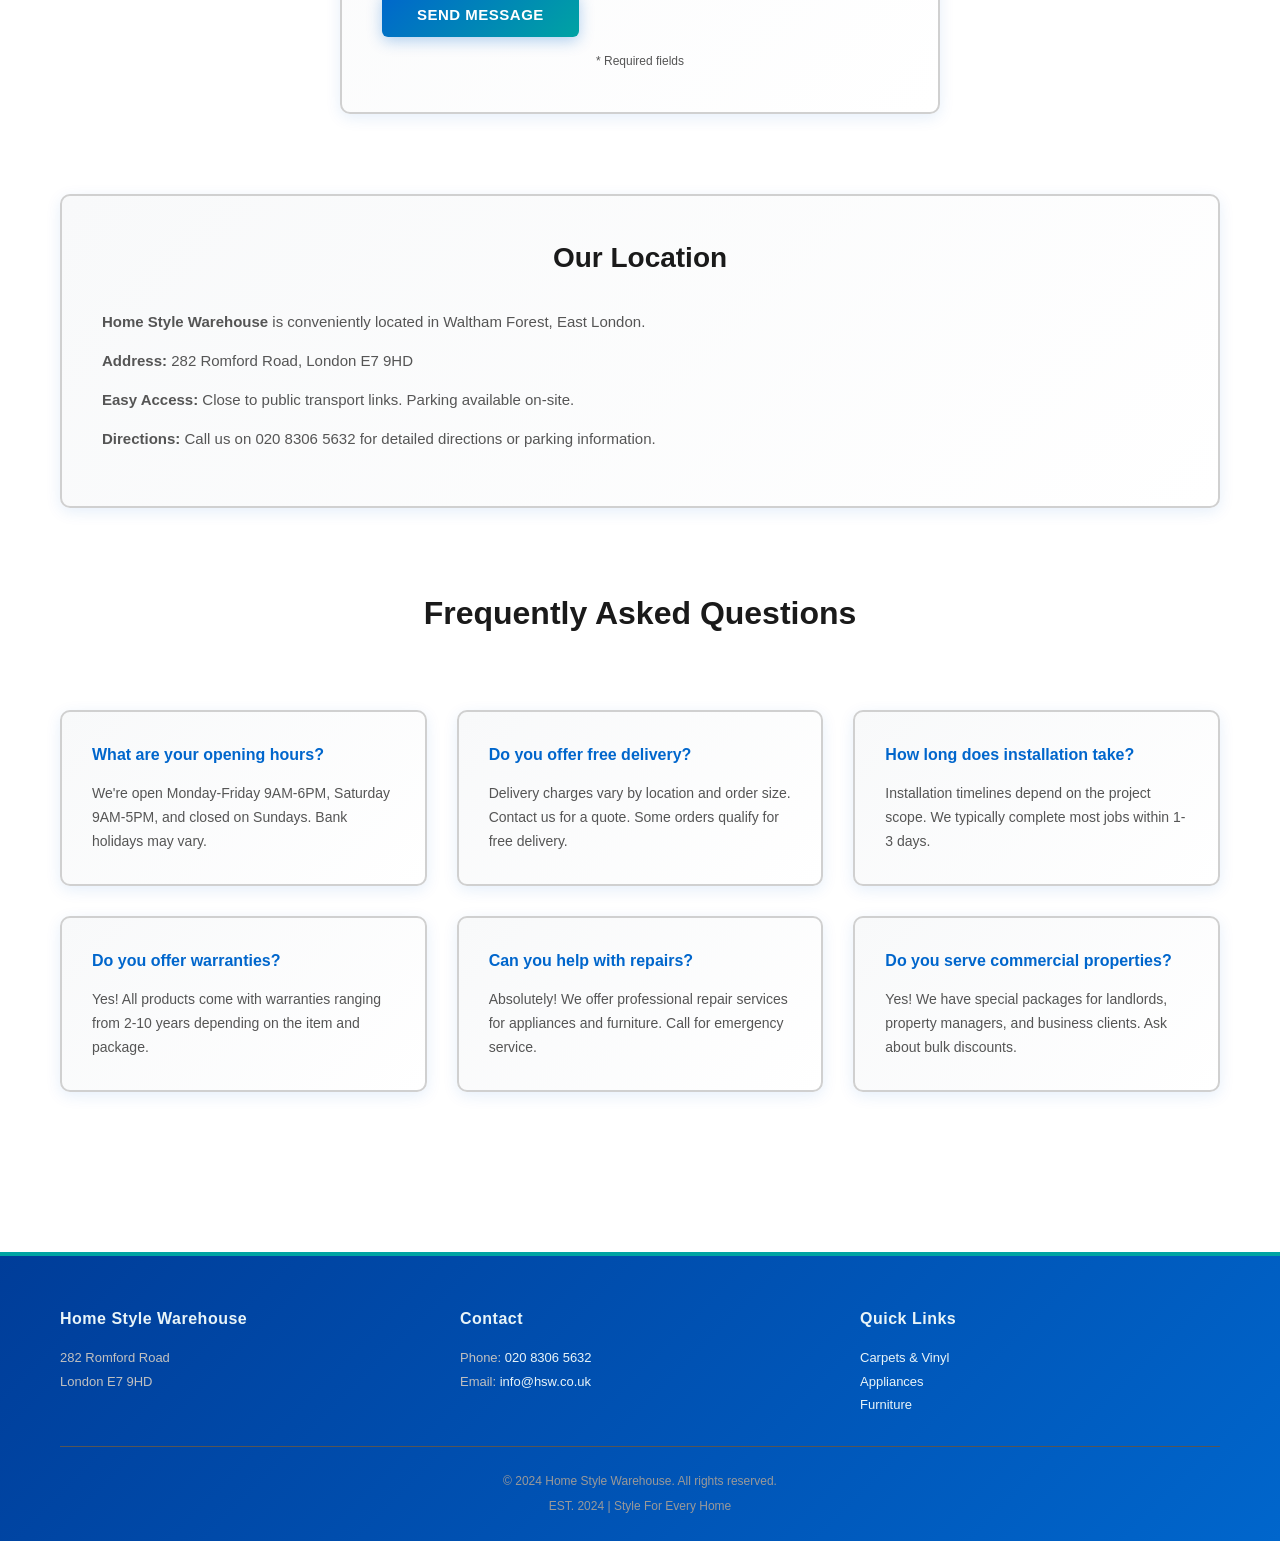
<file: contact.html>
<!DOCTYPE html>
<html lang="en">
<head>
    <meta charset="UTF-8">
    <meta name="viewport" content="width=device-width, initial-scale=1.0">
    <title>Contact Us - Home Style Warehouse</title>
    <link rel="stylesheet" href="style.css">
</head>
<body>
    <!-- Navigation -->
    <nav class="navbar">
        <div class="container">
            <div class="logo-section">
                <div class="logo-circle">HSW</div>
                <div class="brand-info">
                    <h1>HOME STYLE WAREHOUSE</h1>
                    <p class="tagline">Style For Every Home</p>
                </div>
            </div>
            <ul class="nav-links">
                <li><a href="index.html">Home</a></li>
                <li><a href="carpets.html">Carpets & Vinyl</a></li>
                <li><a href="appliances.html">Appliances</a></li>
                <li><a href="furniture.html">Furniture</a></li>
                <li><a href="landlords.html">Landlords</a></li>
                <li><a href="contact.html" class="active">Contact</a></li>
            </ul>
        </div>
    </nav>

    <!-- Hero -->
    <section class="page-hero">
        <div class="container">
            <h1>Contact Us</h1>
            <p>Get in Touch with Home Style Warehouse</p>
        </div>
    </section>

    <!-- Main Content -->
    <section class="content">
        <div class="container">
            <!-- Contact Info -->
            <section class="contact-info">
                <h2>Get In Touch</h2>
                <div class="contact-grid">
                    <div class="contact-card">
                        <h3>📍 Visit Us</h3>
                        <p><strong>Home Style Warehouse</strong></p>
                        <p>282 Romford Road</p>
                        <p>London E7 9HD</p>
                        <p>United Kingdom</p>
                    </div>
                    <div class="contact-card">
                        <h3>📞 Call Us</h3>
                        <p><strong>Phone:</strong></p>
                        <p><a href="tel:02083065632" class="contact-link">020 8306 5632</a></p>
                        <p><strong>Hours:</strong></p>
                        <p>Monday - Friday: 9AM - 6PM</p>
                        <p>Saturday: 9AM - 5PM</p>
                        <p>Sunday: Closed</p>
                    </div>
                    <div class="contact-card">
                        <h3>✉️ Email Us</h3>
                        <p><a href="mailto:info@hsw.co.uk" class="contact-link">info@hsw.co.uk</a></p>
                        <p><strong>Response Time:</strong></p>
                        <p>We typically respond within 24 hours</p>
                        <p>Urgent matters handled same day</p>
                    </div>
                </div>
            </section>

            <!-- Contact Form -->
            <section class="contact-form-section">
                <h2>Send us a Message</h2>
                <div class="form-container">
                    <form id="contactForm" class="contact-form">
                        <div class="form-group">
                            <label for="name">Full Name *</label>
                            <input type="text" id="name" name="name" required>
                        </div>

                        <div class="form-row">
                            <div class="form-group">
                                <label for="email">Email Address *</label>
                                <input type="email" id="email" name="email" required>
                            </div>
                            <div class="form-group">
                                <label for="phone">Phone Number</label>
                                <input type="tel" id="phone" name="phone">
                            </div>
                        </div>

                        <div class="form-group">
                            <label for="subject">Subject *</label>
                            <select id="subject" name="subject" required>
                                <option value="">Select a subject</option>
                                <option value="Carpets & Vinyl">Carpets & Vinyl - Inquiry</option>
                                <option value="Appliances">Appliances - Sales</option>
                                <option value="Appliance Repair">Appliances - Repair Service</option>
                                <option value="Furniture">Furniture - Inquiry</option>
                                <option value="Landlord Package">Landlord Special Package</option>
                                <option value="Quote Request">Quote Request</option>
                                <option value="General Inquiry">General Inquiry</option>
                            </select>
                        </div>

                        <div class="form-group">
                            <label for="message">Message *</label>
                            <textarea id="message" name="message" rows="6" required></textarea>
                        </div>

                        <div class="form-group">
                            <label class="checkbox">
                                <input type="checkbox" name="terms" required>
                                I agree to be contacted about my inquiry
                            </label>
                        </div>

                        <button type="submit" class="btn btn-primary">Send Message</button>
                        <p class="form-note">* Required fields</p>
                    </form>
                </div>
            </section>

            <!-- Map Alternative (text version) -->
            <section class="location-info">
                <h2>Our Location</h2>
                <div class="location-details">
                    <p><strong>Home Style Warehouse</strong> is conveniently located in Waltham Forest, East London.</p>
                    <p><strong>Address:</strong> 282 Romford Road, London E7 9HD</p>
                    <p><strong>Easy Access:</strong> Close to public transport links. Parking available on-site.</p>
                    <p><strong>Directions:</strong> Call us on 020 8306 5632 for detailed directions or parking information.</p>
                </div>
            </section>

            <!-- FAQ -->
            <section class="faq">
                <h2>Frequently Asked Questions</h2>
                <div class="faq-grid">
                    <div class="faq-item">
                        <h4>What are your opening hours?</h4>
                        <p>We're open Monday-Friday 9AM-6PM, Saturday 9AM-5PM, and closed on Sundays. Bank holidays may vary.</p>
                    </div>
                    <div class="faq-item">
                        <h4>Do you offer free delivery?</h4>
                        <p>Delivery charges vary by location and order size. Contact us for a quote. Some orders qualify for free delivery.</p>
                    </div>
                    <div class="faq-item">
                        <h4>How long does installation take?</h4>
                        <p>Installation timelines depend on the project scope. We typically complete most jobs within 1-3 days.</p>
                    </div>
                    <div class="faq-item">
                        <h4>Do you offer warranties?</h4>
                        <p>Yes! All products come with warranties ranging from 2-10 years depending on the item and package.</p>
                    </div>
                    <div class="faq-item">
                        <h4>Can you help with repairs?</h4>
                        <p>Absolutely! We offer professional repair services for appliances and furniture. Call for emergency service.</p>
                    </div>
                    <div class="faq-item">
                        <h4>Do you serve commercial properties?</h4>
                        <p>Yes! We have special packages for landlords, property managers, and business clients. Ask about bulk discounts.</p>
                    </div>
                </div>
            </section>
        </div>
    </section>

    <!-- Footer -->
    <footer>
        <div class="container">
            <div class="footer-grid">
                <div class="footer-section">
                    <h4>Home Style Warehouse</h4>
                    <p>282 Romford Road</p>
                    <p>London E7 9HD</p>
                </div>
                <div class="footer-section">
                    <h4>Contact</h4>
                    <p>Phone: <a href="tel:02083065632">020 8306 5632</a></p>
                    <p>Email: <a href="mailto:info@hsw.co.uk">info@hsw.co.uk</a></p>
                </div>
                <div class="footer-section">
                    <h4>Quick Links</h4>
                    <ul>
                        <li><a href="carpets.html">Carpets & Vinyl</a></li>
                        <li><a href="appliances.html">Appliances</a></li>
                        <li><a href="furniture.html">Furniture</a></li>
                    </ul>
                </div>
            </div>
            <div class="footer-bottom">
                <p>&copy; 2024 Home Style Warehouse. All rights reserved.</p>
                <p>EST. 2024 | Style For Every Home</p>
            </div>
        </div>
    </footer>

    <script>
        document.getElementById('contactForm').addEventListener('submit', function(e) {
            e.preventDefault();
            alert('Thank you for your message! We will get back to you soon.');
            this.reset();
        });
    </script>
</body>
</html>
</file>
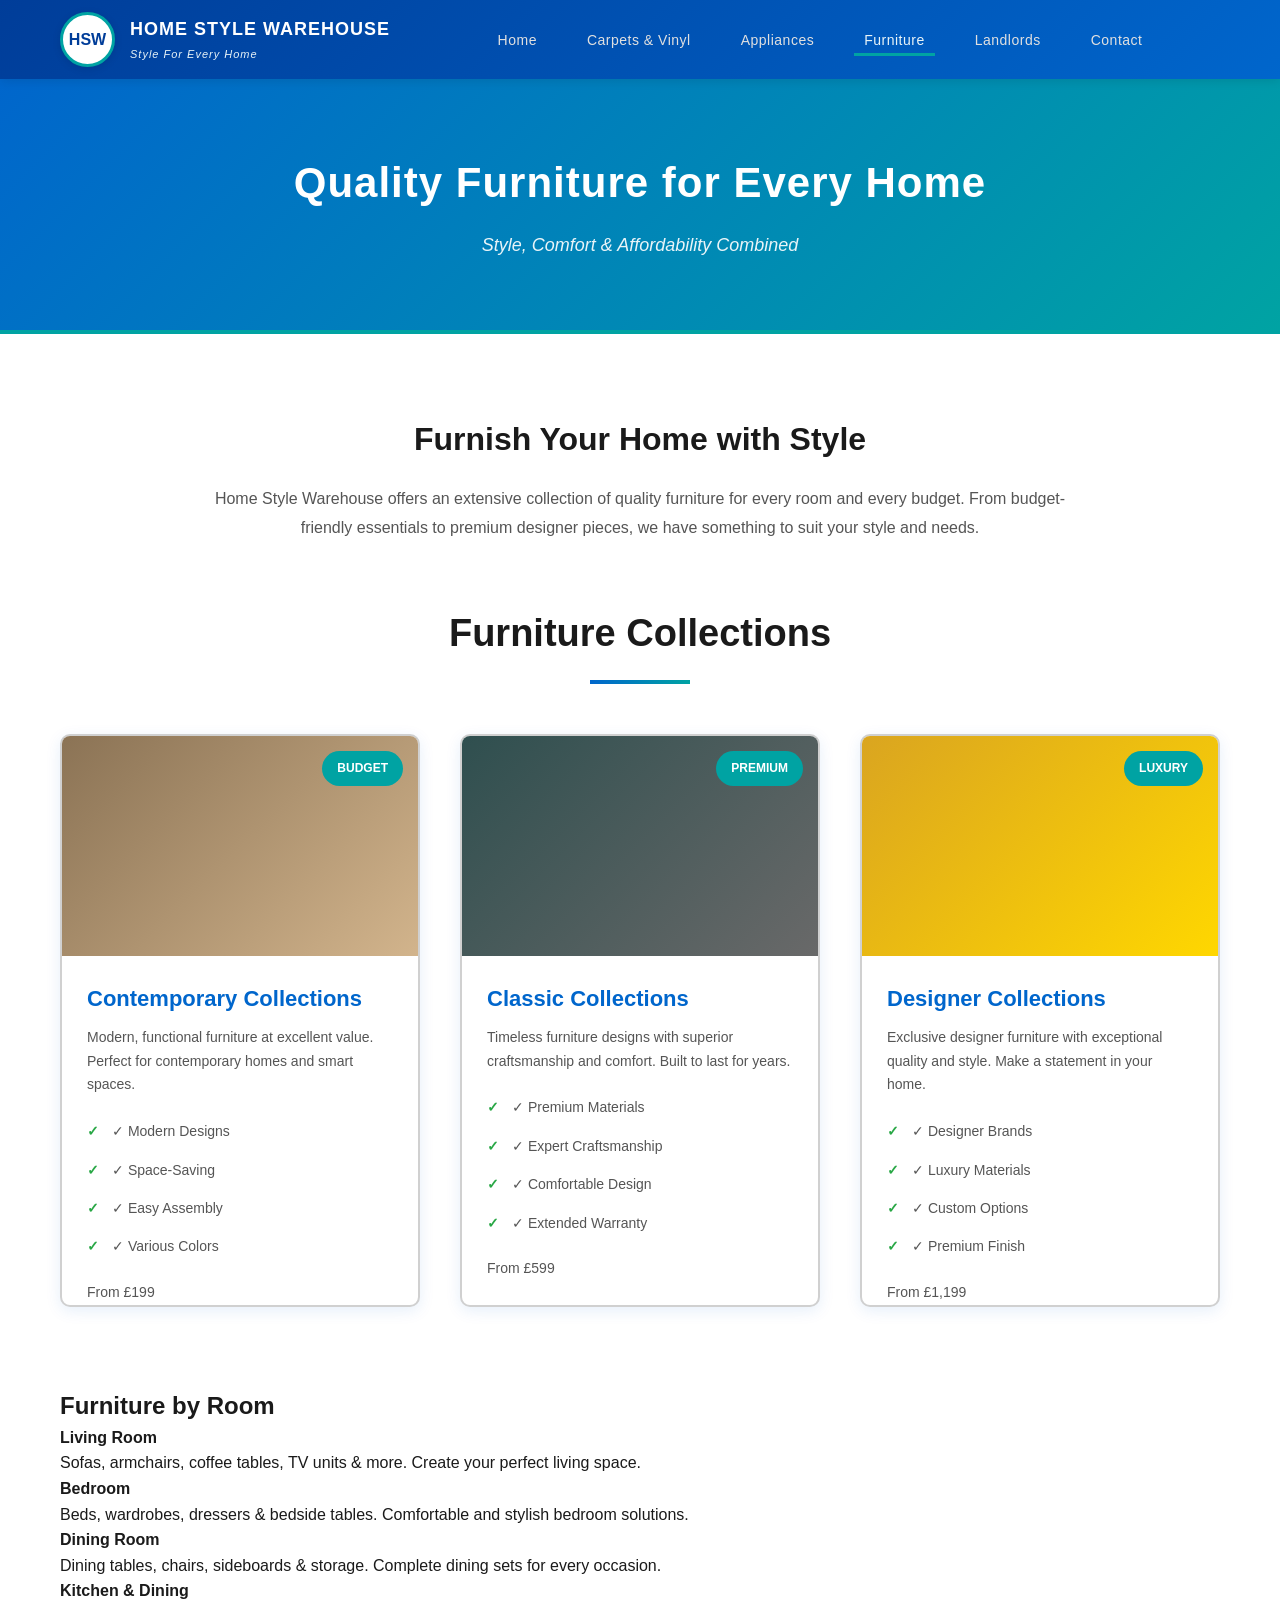
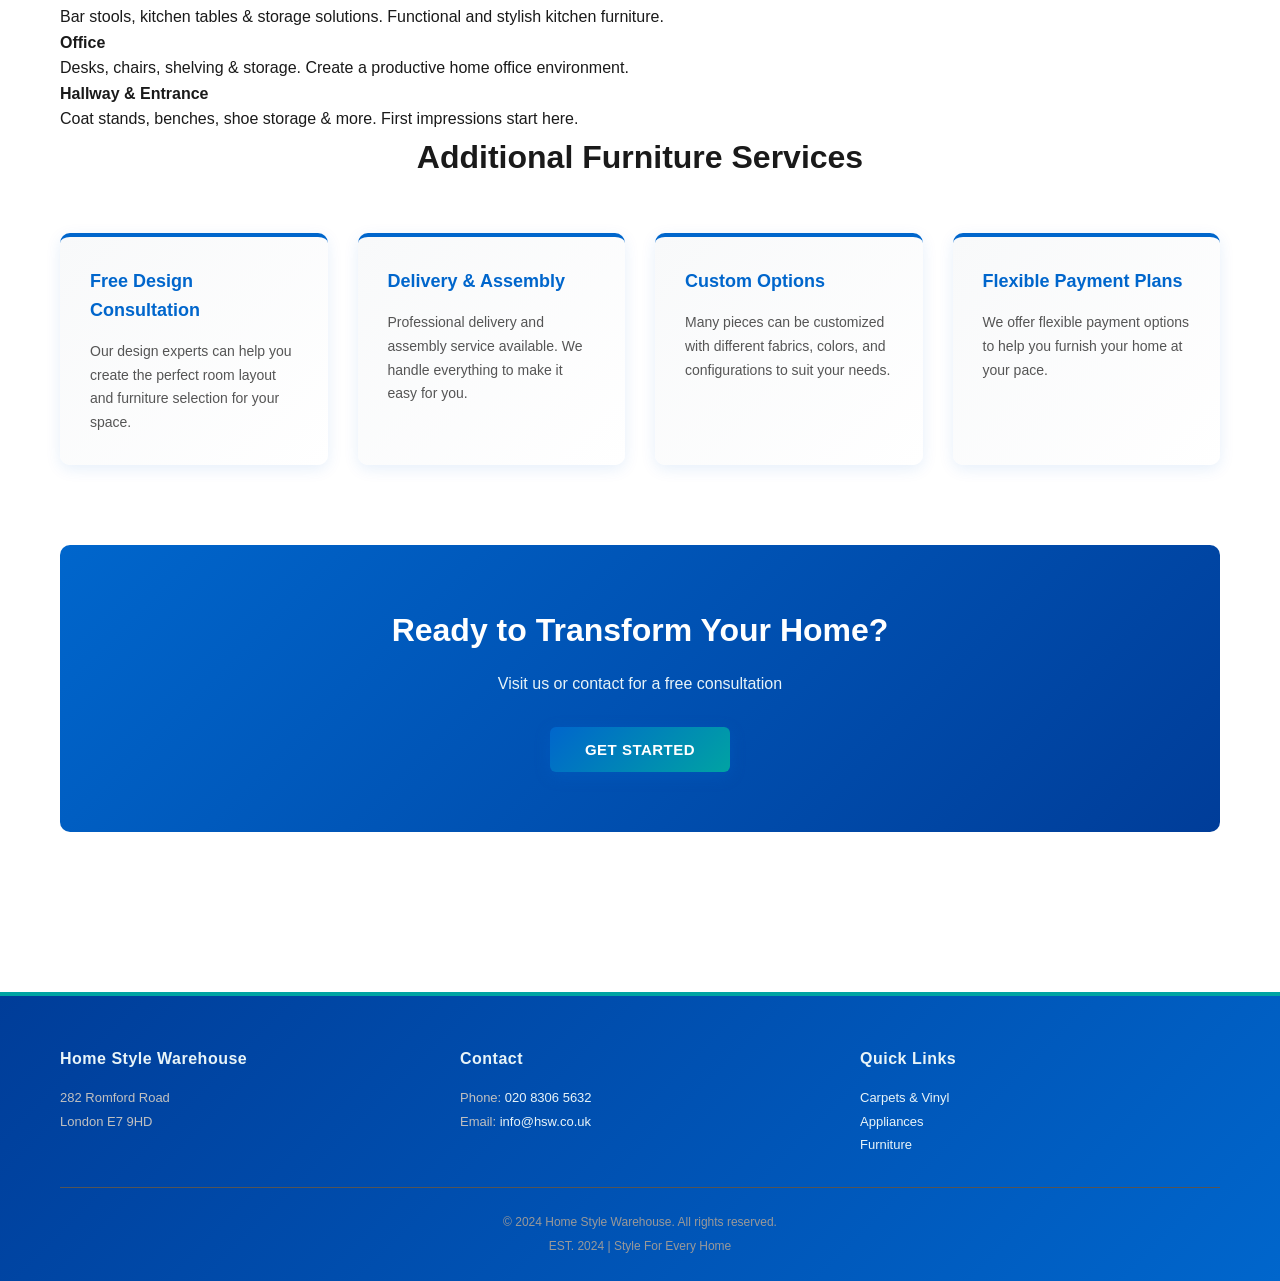
<file: furniture.html>
<!DOCTYPE html>
<html lang="en">
<head>
    <meta charset="UTF-8">
    <meta name="viewport" content="width=device-width, initial-scale=1.0">
    <title>Furniture - Home Style Warehouse</title>
    <link rel="stylesheet" href="style.css">
</head>
<body>
    <!-- Navigation -->
    <nav class="navbar">
        <div class="container">
            <div class="logo-section">
                <div class="logo-circle">HSW</div>
                <div class="brand-info">
                    <h1>HOME STYLE WAREHOUSE</h1>
                    <p class="tagline">Style For Every Home</p>
                </div>
            </div>
            <ul class="nav-links">
                <li><a href="index.html">Home</a></li>
                <li><a href="carpets.html">Carpets & Vinyl</a></li>
                <li><a href="appliances.html">Appliances</a></li>
                <li><a href="furniture.html" class="active">Furniture</a></li>
                <li><a href="landlords.html">Landlords</a></li>
                <li><a href="contact.html">Contact</a></li>
            </ul>
        </div>
    </nav>

    <!-- Hero -->
    <section class="page-hero">
        <div class="container">
            <h1>Quality Furniture for Every Home</h1>
            <p>Style, Comfort & Affordability Combined</p>
        </div>
    </section>

    <!-- Main Content -->
    <section class="content">
        <div class="container">
            <div class="intro-section">
                <h2>Furnish Your Home with Style</h2>
                <p>Home Style Warehouse offers an extensive collection of quality furniture for every room and every budget. From budget-friendly essentials to premium designer pieces, we have something to suit your style and needs.</p>
            </div>

            <!-- Product Categories -->
            <section class="products">
                <h2>Furniture Collections</h2>
                <div class="products-grid">
                    <div class="product-card">
                        <div class="product-image" style="background: linear-gradient(135deg, #8B7355, #D2B48C);">
                            <span class="badge">Budget</span>
                        </div>
                        <h3>Contemporary Collections</h3>
                        <p>Modern, functional furniture at excellent value. Perfect for contemporary homes and smart spaces.</p>
                        <ul class="features">
                            <li>✓ Modern Designs</li>
                            <li>✓ Space-Saving</li>
                            <li>✓ Easy Assembly</li>
                            <li>✓ Various Colors</li>
                        </ul>
                        <p class="price">From £199</p>
                    </div>

                    <div class="product-card">
                        <div class="product-image" style="background: linear-gradient(135deg, #2F4F4F, #696969);">
                            <span class="badge">Premium</span>
                        </div>
                        <h3>Classic Collections</h3>
                        <p>Timeless furniture designs with superior craftsmanship and comfort. Built to last for years.</p>
                        <ul class="features">
                            <li>✓ Premium Materials</li>
                            <li>✓ Expert Craftsmanship</li>
                            <li>✓ Comfortable Design</li>
                            <li>✓ Extended Warranty</li>
                        </ul>
                        <p class="price">From £599</p>
                    </div>

                    <div class="product-card">
                        <div class="product-image" style="background: linear-gradient(135deg, #DAA520, #FFD700);">
                            <span class="badge">Luxury</span>
                        </div>
                        <h3>Designer Collections</h3>
                        <p>Exclusive designer furniture with exceptional quality and style. Make a statement in your home.</p>
                        <ul class="features">
                            <li>✓ Designer Brands</li>
                            <li>✓ Luxury Materials</li>
                            <li>✓ Custom Options</li>
                            <li>✓ Premium Finish</li>
                        </ul>
                        <p class="price">From £1,199</p>
                    </div>
                </div>
            </section>

            <!-- Room Solutions -->
            <section class="room-solutions">
                <h2>Furniture by Room</h2>
                <div class="room-grid">
                    <div class="room-card">
                        <h4>Living Room</h4>
                        <p>Sofas, armchairs, coffee tables, TV units & more. Create your perfect living space.</p>
                    </div>
                    <div class="room-card">
                        <h4>Bedroom</h4>
                        <p>Beds, wardrobes, dressers & bedside tables. Comfortable and stylish bedroom solutions.</p>
                    </div>
                    <div class="room-card">
                        <h4>Dining Room</h4>
                        <p>Dining tables, chairs, sideboards & storage. Complete dining sets for every occasion.</p>
                    </div>
                    <div class="room-card">
                        <h4>Kitchen & Dining</h4>
                        <p>Bar stools, kitchen tables & storage solutions. Functional and stylish kitchen furniture.</p>
                    </div>
                    <div class="room-card">
                        <h4>Office</h4>
                        <p>Desks, chairs, shelving & storage. Create a productive home office environment.</p>
                    </div>
                    <div class="room-card">
                        <h4>Hallway & Entrance</h4>
                        <p>Coat stands, benches, shoe storage & more. First impressions start here.</p>
                    </div>
                </div>
            </section>

            <!-- Services -->
            <section class="services-detail">
                <h2>Additional Furniture Services</h2>
                <div class="services-list">
                    <div class="service-item">
                        <h4>Free Design Consultation</h4>
                        <p>Our design experts can help you create the perfect room layout and furniture selection for your space.</p>
                    </div>
                    <div class="service-item">
                        <h4>Delivery & Assembly</h4>
                        <p>Professional delivery and assembly service available. We handle everything to make it easy for you.</p>
                    </div>
                    <div class="service-item">
                        <h4>Custom Options</h4>
                        <p>Many pieces can be customized with different fabrics, colors, and configurations to suit your needs.</p>
                    </div>
                    <div class="service-item">
                        <h4>Flexible Payment Plans</h4>
                        <p>We offer flexible payment options to help you furnish your home at your pace.</p>
                    </div>
                </div>
            </section>

            <!-- CTA -->
            <section class="cta-section">
                <h2>Ready to Transform Your Home?</h2>
                <p>Visit us or contact for a free consultation</p>
                <button class="btn btn-primary" onclick="location.href='contact.html'">Get Started</button>
            </section>
        </div>
    </section>

    <!-- Footer -->
    <footer>
        <div class="container">
            <div class="footer-grid">
                <div class="footer-section">
                    <h4>Home Style Warehouse</h4>
                    <p>282 Romford Road</p>
                    <p>London E7 9HD</p>
                </div>
                <div class="footer-section">
                    <h4>Contact</h4>
                    <p>Phone: <a href="tel:02083065632">020 8306 5632</a></p>
                    <p>Email: <a href="mailto:info@hsw.co.uk">info@hsw.co.uk</a></p>
                </div>
                <div class="footer-section">
                    <h4>Quick Links</h4>
                    <ul>
                        <li><a href="carpets.html">Carpets & Vinyl</a></li>
                        <li><a href="appliances.html">Appliances</a></li>
                        <li><a href="furniture.html">Furniture</a></li>
                    </ul>
                </div>
            </div>
            <div class="footer-bottom">
                <p>&copy; 2024 Home Style Warehouse. All rights reserved.</p>
                <p>EST. 2024 | Style For Every Home</p>
            </div>
        </div>
    </footer>
</body>
</html>
</file>
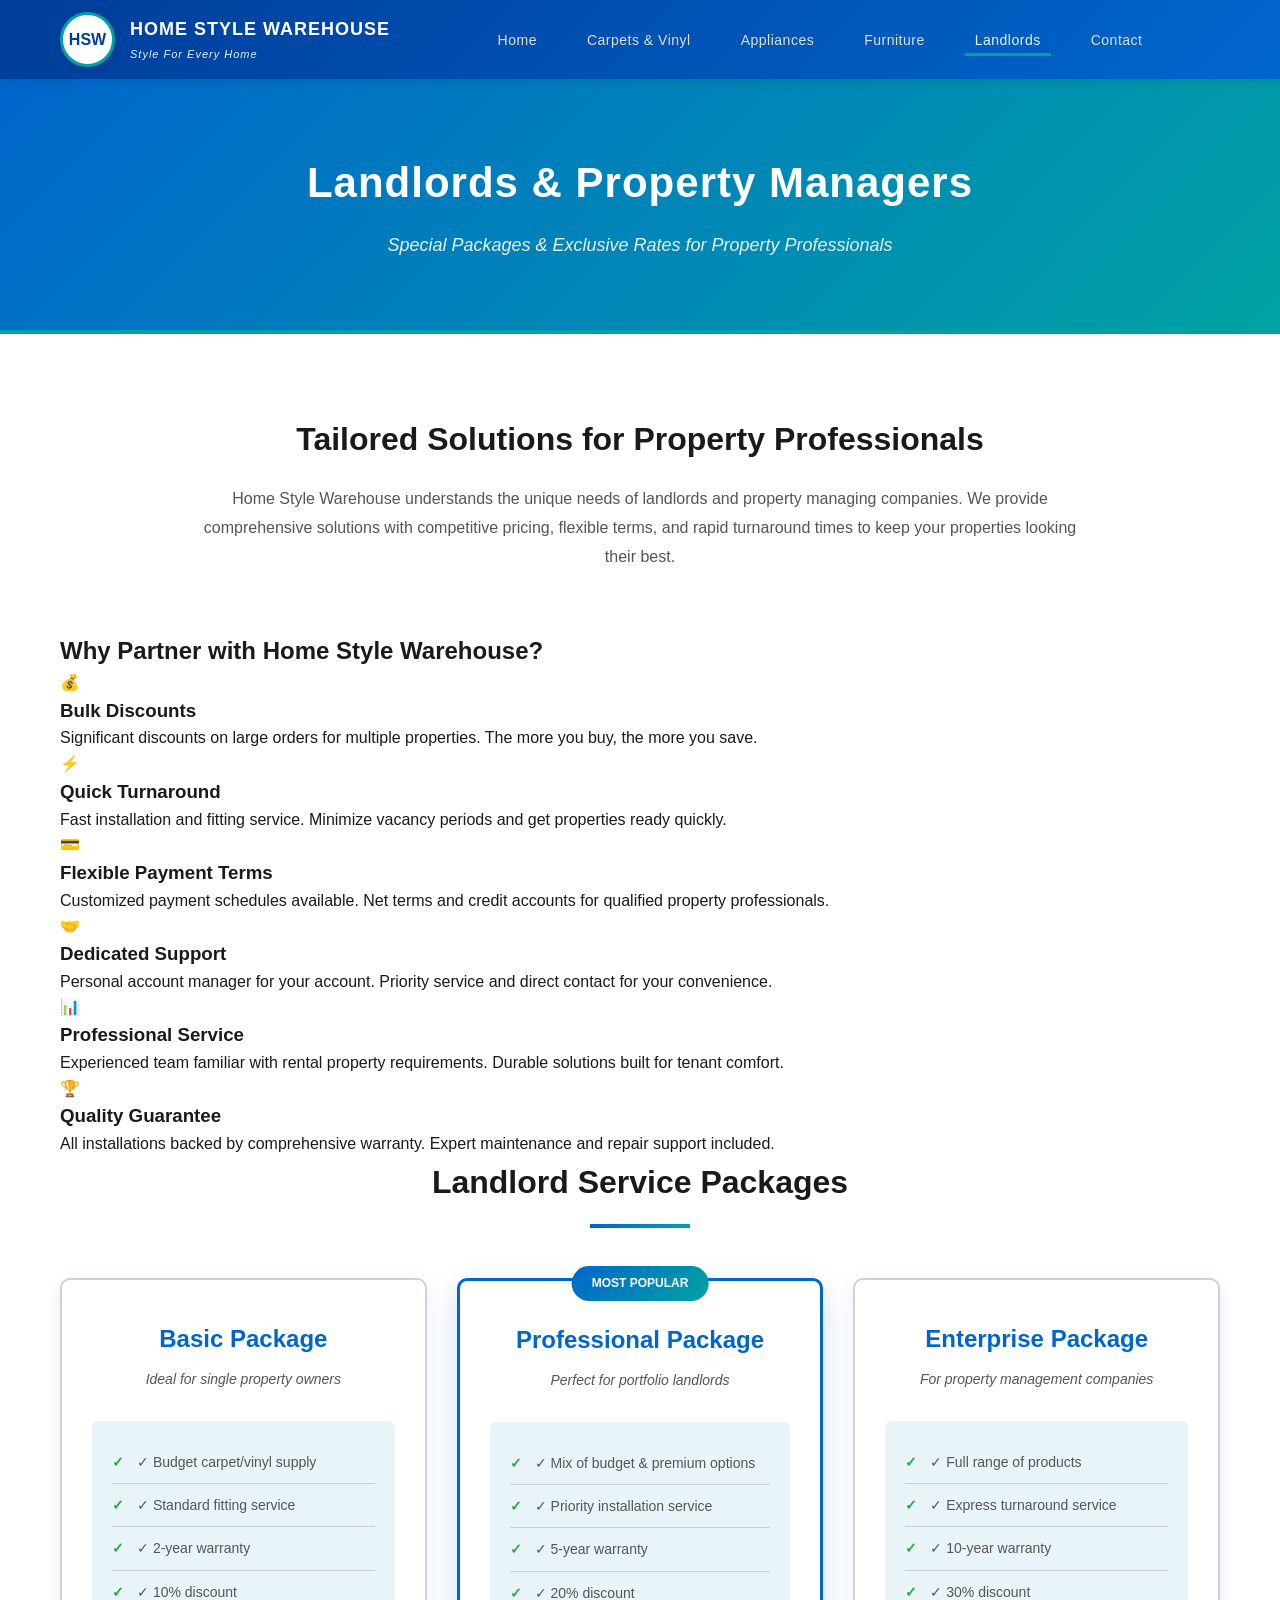
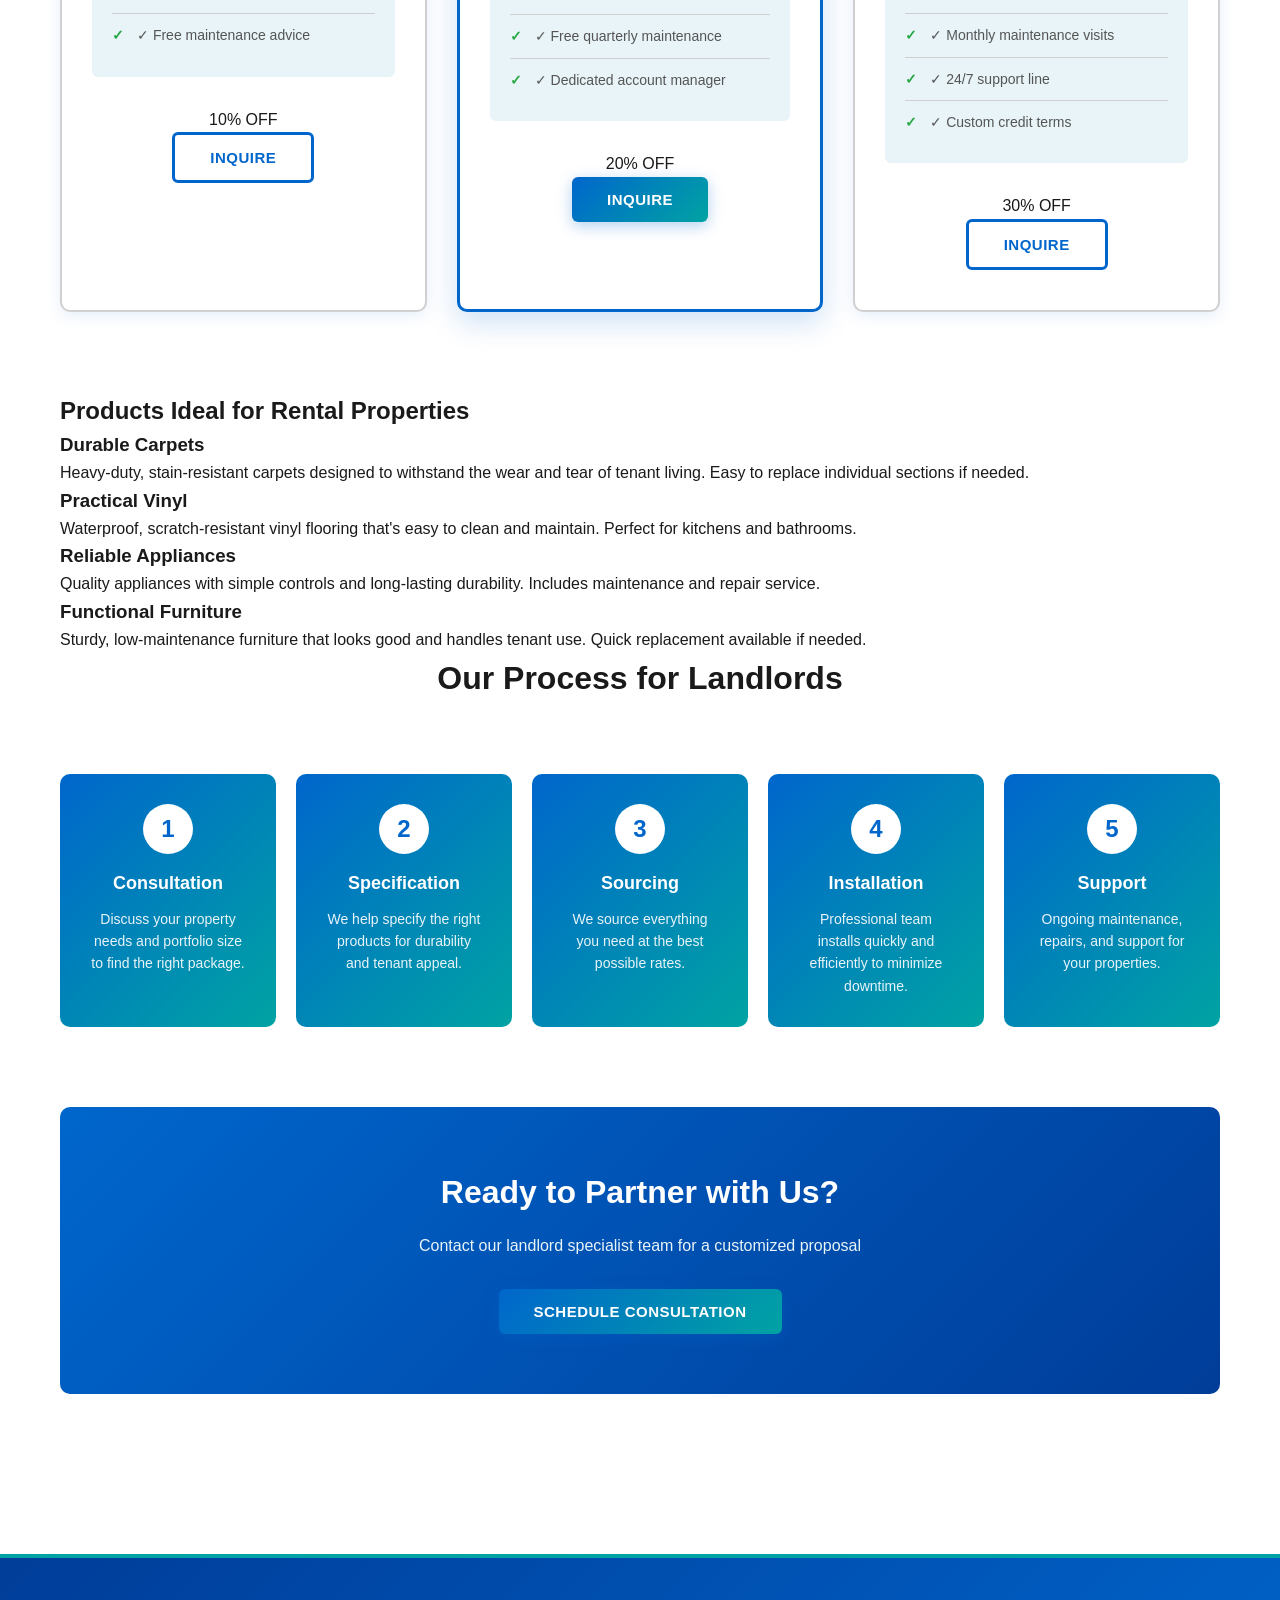
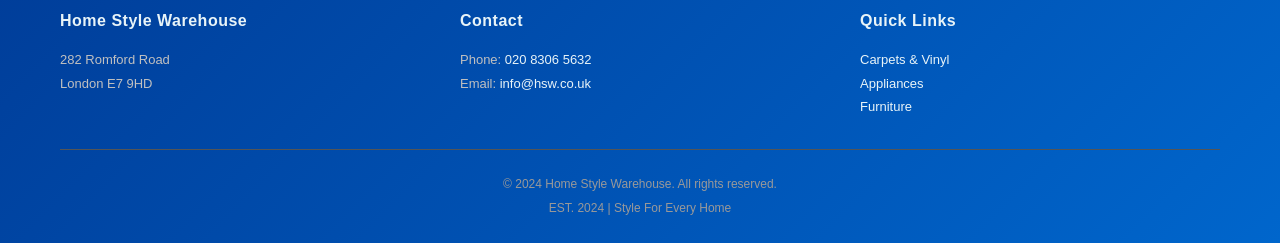
<file: landlords.html>
<!DOCTYPE html>
<html lang="en">
<head>
    <meta charset="UTF-8">
    <meta name="viewport" content="width=device-width, initial-scale=1.0">
    <title>Landlords & Property Managers - Home Style Warehouse</title>
    <link rel="stylesheet" href="style.css">
</head>
<body>
    <!-- Navigation -->
    <nav class="navbar">
        <div class="container">
            <div class="logo-section">
                <div class="logo-circle">HSW</div>
                <div class="brand-info">
                    <h1>HOME STYLE WAREHOUSE</h1>
                    <p class="tagline">Style For Every Home</p>
                </div>
            </div>
            <ul class="nav-links">
                <li><a href="index.html">Home</a></li>
                <li><a href="carpets.html">Carpets & Vinyl</a></li>
                <li><a href="appliances.html">Appliances</a></li>
                <li><a href="furniture.html">Furniture</a></li>
                <li><a href="landlords.html" class="active">Landlords</a></li>
                <li><a href="contact.html">Contact</a></li>
            </ul>
        </div>
    </nav>

    <!-- Hero -->
    <section class="page-hero landlord-hero">
        <div class="container">
            <h1>Landlords & Property Managers</h1>
            <p>Special Packages & Exclusive Rates for Property Professionals</p>
        </div>
    </section>

    <!-- Main Content -->
    <section class="content">
        <div class="container">
            <div class="intro-section">
                <h2>Tailored Solutions for Property Professionals</h2>
                <p>Home Style Warehouse understands the unique needs of landlords and property managing companies. We provide comprehensive solutions with competitive pricing, flexible terms, and rapid turnaround times to keep your properties looking their best.</p>
            </div>

            <!-- Why Choose Us for Landlords -->
            <section class="landlord-benefits">
                <h2>Why Partner with Home Style Warehouse?</h2>
                <div class="benefits-grid">
                    <div class="benefit-card">
                        <span class="benefit-icon">💰</span>
                        <h3>Bulk Discounts</h3>
                        <p>Significant discounts on large orders for multiple properties. The more you buy, the more you save.</p>
                    </div>
                    <div class="benefit-card">
                        <span class="benefit-icon">⚡</span>
                        <h3>Quick Turnaround</h3>
                        <p>Fast installation and fitting service. Minimize vacancy periods and get properties ready quickly.</p>
                    </div>
                    <div class="benefit-card">
                        <span class="benefit-icon">💳</span>
                        <h3>Flexible Payment Terms</h3>
                        <p>Customized payment schedules available. Net terms and credit accounts for qualified property professionals.</p>
                    </div>
                    <div class="benefit-card">
                        <span class="benefit-icon">🤝</span>
                        <h3>Dedicated Support</h3>
                        <p>Personal account manager for your account. Priority service and direct contact for your convenience.</p>
                    </div>
                    <div class="benefit-card">
                        <span class="benefit-icon">📊</span>
                        <h3>Professional Service</h3>
                        <p>Experienced team familiar with rental property requirements. Durable solutions built for tenant comfort.</p>
                    </div>
                    <div class="benefit-card">
                        <span class="benefit-icon">🏆</span>
                        <h3>Quality Guarantee</h3>
                        <p>All installations backed by comprehensive warranty. Expert maintenance and repair support included.</p>
                    </div>
                </div>
            </section>

            <!-- Service Packages -->
            <section class="packages">
                <h2>Landlord Service Packages</h2>
                <div class="packages-grid">
                    <div class="package-card">
                        <h3>Basic Package</h3>
                        <p class="package-desc">Ideal for single property owners</p>
                        <ul class="package-features">
                            <li>✓ Budget carpet/vinyl supply</li>
                            <li>✓ Standard fitting service</li>
                            <li>✓ 2-year warranty</li>
                            <li>✓ 10% discount</li>
                            <li>✓ Free maintenance advice</li>
                        </ul>
                        <p class="package-price">10% OFF</p>
                        <button class="btn btn-secondary" onclick="location.href='contact.html'">Inquire</button>
                    </div>

                    <div class="package-card featured">
                        <span class="popular-badge">Most Popular</span>
                        <h3>Professional Package</h3>
                        <p class="package-desc">Perfect for portfolio landlords</p>
                        <ul class="package-features">
                            <li>✓ Mix of budget & premium options</li>
                            <li>✓ Priority installation service</li>
                            <li>✓ 5-year warranty</li>
                            <li>✓ 20% discount</li>
                            <li>✓ Free quarterly maintenance</li>
                            <li>✓ Dedicated account manager</li>
                        </ul>
                        <p class="package-price">20% OFF</p>
                        <button class="btn btn-primary" onclick="location.href='contact.html'">Inquire</button>
                    </div>

                    <div class="package-card">
                        <h3>Enterprise Package</h3>
                        <p class="package-desc">For property management companies</p>
                        <ul class="package-features">
                            <li>✓ Full range of products</li>
                            <li>✓ Express turnaround service</li>
                            <li>✓ 10-year warranty</li>
                            <li>✓ 30% discount</li>
                            <li>✓ Monthly maintenance visits</li>
                            <li>✓ 24/7 support line</li>
                            <li>✓ Custom credit terms</li>
                        </ul>
                        <p class="package-price">30% OFF</p>
                        <button class="btn btn-secondary" onclick="location.href='contact.html'">Inquire</button>
                    </div>
                </div>
            </section>

            <!-- Product Ranges -->
            <section class="landlord-products">
                <h2>Products Ideal for Rental Properties</h2>
                <div class="products-info">
                    <div class="product-info-item">
                        <h3>Durable Carpets</h3>
                        <p>Heavy-duty, stain-resistant carpets designed to withstand the wear and tear of tenant living. Easy to replace individual sections if needed.</p>
                    </div>
                    <div class="product-info-item">
                        <h3>Practical Vinyl</h3>
                        <p>Waterproof, scratch-resistant vinyl flooring that's easy to clean and maintain. Perfect for kitchens and bathrooms.</p>
                    </div>
                    <div class="product-info-item">
                        <h3>Reliable Appliances</h3>
                        <p>Quality appliances with simple controls and long-lasting durability. Includes maintenance and repair service.</p>
                    </div>
                    <div class="product-info-item">
                        <h3>Functional Furniture</h3>
                        <p>Sturdy, low-maintenance furniture that looks good and handles tenant use. Quick replacement available if needed.</p>
                    </div>
                </div>
            </section>

            <!-- Process -->
            <section class="process">
                <h2>Our Process for Landlords</h2>
                <div class="process-steps">
                    <div class="step">
                        <span class="step-number">1</span>
                        <h4>Consultation</h4>
                        <p>Discuss your property needs and portfolio size to find the right package.</p>
                    </div>
                    <div class="step">
                        <span class="step-number">2</span>
                        <h4>Specification</h4>
                        <p>We help specify the right products for durability and tenant appeal.</p>
                    </div>
                    <div class="step">
                        <span class="step-number">3</span>
                        <h4>Sourcing</h4>
                        <p>We source everything you need at the best possible rates.</p>
                    </div>
                    <div class="step">
                        <span class="step-number">4</span>
                        <h4>Installation</h4>
                        <p>Professional team installs quickly and efficiently to minimize downtime.</p>
                    </div>
                    <div class="step">
                        <span class="step-number">5</span>
                        <h4>Support</h4>
                        <p>Ongoing maintenance, repairs, and support for your properties.</p>
                    </div>
                </div>
            </section>

            <!-- CTA -->
            <section class="cta-section">
                <h2>Ready to Partner with Us?</h2>
                <p>Contact our landlord specialist team for a customized proposal</p>
                <button class="btn btn-primary" onclick="location.href='contact.html'">Schedule Consultation</button>
            </section>
        </div>
    </section>

    <!-- Footer -->
    <footer>
        <div class="container">
            <div class="footer-grid">
                <div class="footer-section">
                    <h4>Home Style Warehouse</h4>
                    <p>282 Romford Road</p>
                    <p>London E7 9HD</p>
                </div>
                <div class="footer-section">
                    <h4>Contact</h4>
                    <p>Phone: <a href="tel:02083065632">020 8306 5632</a></p>
                    <p>Email: <a href="mailto:info@hsw.co.uk">info@hsw.co.uk</a></p>
                </div>
                <div class="footer-section">
                    <h4>Quick Links</h4>
                    <ul>
                        <li><a href="carpets.html">Carpets & Vinyl</a></li>
                        <li><a href="appliances.html">Appliances</a></li>
                        <li><a href="furniture.html">Furniture</a></li>
                    </ul>
                </div>
            </div>
            <div class="footer-bottom">
                <p>&copy; 2024 Home Style Warehouse. All rights reserved.</p>
                <p>EST. 2024 | Style For Every Home</p>
            </div>
        </div>
    </footer>
</body>
</html>
</file>
<file: style.css>
/* ===================================
   Global Styles & Variables
   =================================== */

:root {
    --primary-blue: #0066CC;
    --secondary-blue: #003D99;
    --accent-teal: #00A3A3;
    --light-accent: #E8F4F8;
    --dark-text: #1a1a1a;
    --light-text: #555;
    --border-color: #d0d0d0;
    --shadow: 0 4px 15px rgba(0, 102, 204, 0.1);
    --shadow-hover: 0 8px 25px rgba(0, 102, 204, 0.2);
    --success-green: #28a745;
    --warning-orange: #ff9800;
}

* {
    margin: 0;
    padding: 0;
    box-sizing: border-box;
}

html {
    scroll-behavior: smooth;
}

body {
    font-family: 'Segoe UI', Tahoma, Geneva, Verdana, sans-serif;
    background-color: #f8f9fa;
    color: var(--dark-text);
    line-height: 1.6;
}

.container {
    max-width: 1200px;
    margin: 0 auto;
    padding: 0 20px;
}

/* ===================================
   Navigation
   =================================== */

.navbar {
    background: linear-gradient(135deg, #003D99 0%, #0066CC 100%);
    padding: 12px 0;
    box-shadow: 0 2px 10px rgba(0, 0, 0, 0.1);
    position: sticky;
    top: 0;
    z-index: 1000;
}

.navbar .container {
    display: flex;
    justify-content: space-between;
    align-items: center;
    gap: 30px;
}

.logo-section {
    display: flex;
    align-items: center;
    gap: 15px;
    flex-shrink: 0;
}

.logo-circle {
    width: 55px;
    height: 55px;
    background: white;
    border: 3px solid var(--accent-teal);
    border-radius: 50%;
    display: flex;
    align-items: center;
    justify-content: center;
    font-weight: bold;
    color: var(--secondary-blue);
    font-size: 16px;
    box-shadow: 0 2px 8px rgba(0, 0, 0, 0.1);
}

.brand-info h1 {
    color: white;
    font-size: 18px;
    letter-spacing: 1px;
    margin: 0;
    font-weight: 700;
}

.brand-info .tagline {
    color: var(--light-accent);
    font-size: 11px;
    letter-spacing: 1px;
    margin: 2px 0 0 0;
    font-style: italic;
}

.nav-links {
    display: flex;
    list-style: none;
    gap: 30px;
    flex: 1;
    justify-content: center;
}

.nav-links a {
    color: #e0e0e0;
    text-decoration: none;
    font-size: 14px;
    letter-spacing: 0.5px;
    transition: all 0.3s ease;
    padding: 5px 10px;
    font-weight: 500;
}

.nav-links a:hover,
.nav-links a.active {
    color: var(--light-accent);
    border-bottom: 3px solid var(--accent-teal);
}

/* ===================================
   Hero Section
   =================================== */

.hero {
    background: linear-gradient(135deg, #0066CC 0%, #00A3A3 100%);
    color: white;
    padding: 120px 20px;
    text-align: center;
}

.hero-content h2 {
    font-size: 52px;
    margin-bottom: 20px;
    text-shadow: 2px 2px 4px rgba(0, 0, 0, 0.2);
    letter-spacing: 1px;
    font-weight: 700;
}

.hero-content p {
    font-size: 22px;
    margin-bottom: 30px;
    color: var(--light-accent);
    font-weight: 300;
}

.hero-buttons {
    display: flex;
    gap: 20px;
    justify-content: center;
    flex-wrap: wrap;
}

.page-hero {
    background: linear-gradient(135deg, #0066CC 0%, #00A3A3 100%);
    color: white;
    padding: 70px 20px;
    text-align: center;
    border-bottom: 4px solid var(--accent-teal);
}

.page-hero h1 {
    font-size: 42px;
    margin-bottom: 15px;
    letter-spacing: 1px;
    font-weight: 700;
}

.page-hero p {
    font-size: 18px;
    color: var(--light-accent);
    font-style: italic;
}

/* ===================================
   Buttons
   =================================== */

.btn {
    padding: 14px 35px;
    border: none;
    border-radius: 6px;
    font-size: 15px;
    cursor: pointer;
    transition: all 0.3s ease;
    letter-spacing: 0.5px;
    font-weight: 600;
    text-transform: uppercase;
}

.btn-primary {
    background: linear-gradient(135deg, var(--primary-blue), var(--accent-teal));
    color: white;
    box-shadow: 0 4px 15px rgba(0, 102, 204, 0.3);
}

.btn-primary:hover {
    transform: translateY(-3px);
    box-shadow: 0 6px 20px rgba(0, 102, 204, 0.4);
}

.btn-secondary {
    background: white;
    color: var(--primary-blue);
    border: 3px solid var(--primary-blue);
}

.btn-secondary:hover {
    background: var(--primary-blue);
    color: white;
    transform: translateY(-3px);
}

.btn-danger {
    background: #dc3545;
    color: white;
    padding: 12px 25px;
    font-size: 14px;
}

.btn-danger:hover {
    background: #c82333;
    transform: translateY(-2px);
}

/* ===================================
   Services Section
   =================================== */

.services {
    padding: 80px 20px;
    background: white;
}

.services h2,
.why-choose h2,
.products h2,
.packages h2,
.process h2,
.faq h2,
.reviews h2 {
    text-align: center;
    font-size: 38px;
    margin-bottom: 50px;
    color: var(--dark-text);
    position: relative;
    padding-bottom: 20px;
    font-weight: 700;
}

.services h2::after,
.why-choose h2::after,
.products h2::after,
.packages h2::after {
    content: '';
    position: absolute;
    bottom: 0;
    left: 50%;
    transform: translateX(-50%);
    width: 100px;
    height: 4px;
    background: linear-gradient(90deg, var(--primary-blue), var(--accent-teal));
}

.services-grid {
    display: grid;
    grid-template-columns: repeat(auto-fit, minmax(280px, 1fr));
    gap: 30px;
}

.service-card {
    background: linear-gradient(135deg, #f8f9fa 0%, white 100%);
    padding: 40px 25px;
    border-radius: 10px;
    text-align: center;
    border: 2px solid var(--border-color);
    transition: all 0.3s ease;
    box-shadow: var(--shadow);
}

.service-card:hover {
    transform: translateY(-8px);
    box-shadow: var(--shadow-hover);
    border-color: var(--accent-teal);
}

.service-icon {
    font-size: 48px;
    margin-bottom: 20px;
}

.service-card h3 {
    font-size: 22px;
    margin-bottom: 15px;
    color: var(--primary-blue);
    font-weight: 700;
}

.service-card p {
    color: var(--light-text);
    margin-bottom: 20px;
    font-size: 14px;
    line-height: 1.7;
}

.service-link {
    color: var(--primary-blue);
    text-decoration: none;
    font-weight: 700;
    transition: all 0.3s ease;
    display: inline-block;
}

.service-link:hover {
    color: var(--accent-teal);
    transform: translateX(5px);
}

/* ===================================
   Why Choose Us
   =================================== */

.why-choose {
    padding: 80px 20px;
    background: var(--light-accent);
}

.features-grid {
    display: grid;
    grid-template-columns: repeat(auto-fit, minmax(250px, 1fr));
    gap: 30px;
}

.feature {
    background: white;
    padding: 30px;
    border-radius: 10px;
    border-left: 5px solid var(--primary-blue);
    transition: all 0.3s ease;
    box-shadow: var(--shadow);
}

.feature:hover {
    transform: translateX(5px);
    box-shadow: var(--shadow-hover);
}

.feature-number {
    font-size: 28px;
    color: var(--accent-teal);
    font-weight: 700;
    display: block;
    margin-bottom: 10px;
}

.feature h4 {
    font-size: 18px;
    color: var(--primary-blue);
    margin-bottom: 10px;
    font-weight: 700;
}

.feature p {
    color: var(--light-text);
    font-size: 14px;
    line-height: 1.7;
}

/* ===================================
   Landlord Preview
   =================================== */

.landlord-preview {
    padding: 80px 20px;
    background: linear-gradient(135deg, var(--primary-blue), var(--accent-teal));
    text-align: center;
}

.landlord-content h2 {
    font-size: 36px;
    color: white;
    margin-bottom: 20px;
    font-weight: 700;
}

.landlord-content p {
    font-size: 16px;
    color: var(--light-accent);
    margin-bottom: 30px;
    max-width: 600px;
    margin-left: auto;
    margin-right: auto;
}

/* ===================================
   Reviews Section
   =================================== */

.reviews {
    padding: 80px 20px;
    background: white;
}

.reviews h2 {
    margin-bottom: 50px;
}

.reviews-grid {
    display: grid;
    grid-template-columns: repeat(auto-fit, minmax(300px, 1fr));
    gap: 30px;
}

.review-card {
    background: linear-gradient(135deg, #f8f9fa 0%, white 100%);
    padding: 30px;
    border-radius: 10px;
    border: 2px solid var(--border-color);
    transition: all 0.3s ease;
    box-shadow: var(--shadow);
}

.review-card:hover {
    transform: translateY(-5px);
    box-shadow: var(--shadow-hover);
}

.stars {
    color: var(--warning-orange);
    font-size: 18px;
    margin-bottom: 15px;
    letter-spacing: 2px;
}

.review-text {
    color: var(--light-text);
    font-size: 14px;
    line-height: 1.8;
    margin-bottom: 20px;
    font-style: italic;
}

.reviewer-info {
    border-top: 2px solid var(--border-color);
    padding-top: 15px;
}

.reviewer-name {
    font-weight: 700;
    color: var(--primary-blue);
    font-size: 15px;
}

.reviewer-role {
    color: var(--light-text);
    font-size: 13px;
}

/* ===================================
   Content Section
   =================================== */

.content {
    padding: 80px 20px;
    background: white;
}

.intro-section {
    text-align: center;
    margin-bottom: 60px;
    max-width: 900px;
    margin-left: auto;
    margin-right: auto;
}

.intro-section h2 {
    font-size: 32px;
    color: var(--dark-text);
    margin-bottom: 20px;
    font-weight: 700;
}

.intro-section p {
    font-size: 16px;
    color: var(--light-text);
    line-height: 1.8;
}

/* ===================================
   Products Grid
   =================================== */

.products {
    margin-bottom: 80px;
}

.products-grid {
    display: grid;
    grid-template-columns: repeat(auto-fit, minmax(300px, 1fr));
    gap: 40px;
}

.product-card {
    background: white;
    border: 2px solid var(--border-color);
    border-radius: 10px;
    overflow: hidden;
    transition: all 0.3s ease;
    box-shadow: var(--shadow);
}

.product-card:hover {
    transform: translateY(-8px);
    box-shadow: var(--shadow-hover);
    border-color: var(--accent-teal);
}

.product-image {
    height: 220px;
    background: linear-gradient(135deg, #e8f4f8, #d0e8f2);
    display: flex;
    align-items: center;
    justify-content: center;
    position: relative;
    overflow: hidden;
    font-size: 80px;
}

.product-image img {
    width: 100%;
    height: 100%;
    object-fit: cover;
}

.badge {
    position: absolute;
    top: 15px;
    right: 15px;
    background: var(--accent-teal);
    color: white;
    padding: 8px 15px;
    border-radius: 20px;
    font-size: 12px;
    font-weight: 700;
    text-transform: uppercase;
}

.product-card h3 {
    font-size: 22px;
    color: var(--primary-blue);
    padding: 25px 25px 10px 25px;
    margin: 0;
    font-weight: 700;
}

.product-card p {
    padding: 0 25px;
    color: var(--light-text);
    font-size: 14px;
    line-height: 1.7;
}

.features {
    padding: 0 25px;
    list-style: none;
    margin: 15px 0;
}

.features li {
    padding: 8px 0;
    color: var(--light-text);
    font-size: 14px;
    padding-left: 25px;
    position: relative;
}

.features li:before {
    content: "✓";
    position: absolute;
    left: 0;
    color: var(--success-green);
    font-weight: 700;
}

/* ===================================
   Services Detail
   =================================== */

.services-detail {
    margin-bottom: 80px;
}

.services-detail h2 {
    text-align: center;
    font-size: 32px;
    margin-bottom: 50px;
    color: var(--dark-text);
}

.services-list {
    display: grid;
    grid-template-columns: repeat(auto-fit, minmax(250px, 1fr));
    gap: 30px;
}

.service-item {
    background: linear-gradient(135deg, #f8f9fa 0%, white 100%);
    padding: 30px;
    border-radius: 10px;
    border-top: 4px solid var(--primary-blue);
    transition: all 0.3s ease;
    box-shadow: var(--shadow);
}

.service-item:hover {
    transform: translateY(-5px);
    box-shadow: var(--shadow-hover);
}

.service-item h4 {
    font-size: 18px;
    color: var(--primary-blue);
    margin-bottom: 15px;
    font-weight: 700;
}

.service-item p {
    color: var(--light-text);
    font-size: 14px;
    line-height: 1.7;
}

/* ===================================
   CTA Section
   =================================== */

.cta-section {
    text-align: center;
    background: linear-gradient(135deg, #0066CC 0%, #003D99 100%);
    padding: 60px 40px;
    border-radius: 10px;
    margin: 80px 0;
}

.cta-section h2 {
    color: white;
    font-size: 32px;
    margin-bottom: 15px;
    font-weight: 700;
}

.cta-section p {
    color: var(--light-accent);
    font-size: 16px;
    margin-bottom: 30px;
}

/* ===================================
   Packages
   =================================== */

.packages {
    margin-bottom: 80px;
}

.packages h2 {
    text-align: center;
    font-size: 32px;
    margin-bottom: 50px;
    color: var(--dark-text);
}

.packages-grid {
    display: grid;
    grid-template-columns: repeat(auto-fit, minmax(280px, 1fr));
    gap: 30px;
}

.package-card {
    background: white;
    border: 2px solid var(--border-color);
    border-radius: 10px;
    padding: 40px 30px;
    text-align: center;
    transition: all 0.3s ease;
    position: relative;
    box-shadow: var(--shadow);
}

.package-card:hover {
    transform: translateY(-8px);
    box-shadow: var(--shadow-hover);
    border-color: var(--accent-teal);
}

.package-card.featured {
    border: 3px solid var(--primary-blue);
    box-shadow: 0 10px 30px rgba(0, 102, 204, 0.2);
}

.popular-badge {
    position: absolute;
    top: -15px;
    left: 50%;
    transform: translateX(-50%);
    background: linear-gradient(135deg, var(--primary-blue), var(--accent-teal));
    color: white;
    padding: 8px 20px;
    border-radius: 20px;
    font-size: 12px;
    font-weight: 700;
    text-transform: uppercase;
}

.package-card h3 {
    font-size: 24px;
    color: var(--primary-blue);
    margin-bottom: 10px;
    font-weight: 700;
}

.package-desc {
    color: var(--light-text);
    font-size: 14px;
    margin-bottom: 25px;
    font-style: italic;
}

.package-features {
    list-style: none;
    text-align: left;
    margin: 30px 0;
    padding: 20px;
    background: var(--light-accent);
    border-radius: 6px;
}

.package-features li {
    padding: 10px 0;
    color: var(--light-text);
    font-size: 14px;
    border-bottom: 1px solid #d0d0d0;
    padding-left: 25px;
    position: relative;
}

.package-features li:before {
    content: "✓";
    position: absolute;
    left: 0;
    color: var(--success-green);
    font-weight: 700;
}

.package-features li:last-child {
    border-bottom: none;
}

/* ===================================
   Process
   =================================== */

.process h2 {
    text-align: center;
    font-size: 32px;
    margin-bottom: 50px;
}

.process-steps {
    display: grid;
    grid-template-columns: repeat(auto-fit, minmax(200px, 1fr));
    gap: 20px;
    margin-bottom: 80px;
}

.step {
    background: linear-gradient(135deg, var(--primary-blue), var(--accent-teal));
    padding: 30px;
    border-radius: 10px;
    text-align: center;
    position: relative;
}

.step-number {
    display: inline-block;
    width: 50px;
    height: 50px;
    background: white;
    color: var(--primary-blue);
    border-radius: 50%;
    line-height: 50px;
    font-size: 24px;
    font-weight: 700;
    margin-bottom: 15px;
}

.step h4 {
    color: white;
    font-size: 18px;
    margin-bottom: 10px;
    font-weight: 700;
}

.step p {
    color: var(--light-accent);
    font-size: 14px;
}

/* ===================================
   Contact Section
   =================================== */

.contact-info {
    margin-bottom: 80px;
}

.contact-info h2 {
    text-align: center;
    font-size: 32px;
    margin-bottom: 50px;
}

.contact-grid {
    display: grid;
    grid-template-columns: repeat(auto-fit, minmax(250px, 1fr));
    gap: 30px;
}

.contact-card {
    background: linear-gradient(135deg, #f8f9fa 0%, white 100%);
    padding: 40px 30px;
    border-radius: 10px;
    border: 2px solid var(--border-color);
    text-align: center;
    transition: all 0.3s ease;
    box-shadow: var(--shadow);
}

.contact-card:hover {
    border-color: var(--accent-teal);
    box-shadow: var(--shadow-hover);
    transform: translateY(-5px);
}

.contact-card h3 {
    font-size: 22px;
    color: var(--primary-blue);
    margin-bottom: 20px;
    font-weight: 700;
}

.contact-card p {
    color: var(--light-text);
    font-size: 14px;
    margin-bottom: 8px;
}

.contact-link {
    color: var(--primary-blue);
    text-decoration: none;
    font-weight: 700;
    transition: all 0.3s ease;
}

.contact-link:hover {
    color: var(--accent-teal);
}

/* ===================================
   Contact Form
   =================================== */

.contact-form-section {
    margin-bottom: 80px;
}

.contact-form-section h2 {
    text-align: center;
    font-size: 32px;
    margin-bottom: 40px;
}

.form-container {
    max-width: 600px;
    margin: 0 auto;
}

.contact-form {
    background: linear-gradient(135deg, #f8f9fa 0%, white 100%);
    padding: 40px;
    border-radius: 10px;
    border: 2px solid var(--border-color);
    box-shadow: var(--shadow);
}

.form-group {
    margin-bottom: 25px;
}

.form-row {
    display: grid;
    grid-template-columns: 1fr 1fr;
    gap: 20px;
}

.form-group label {
    display: block;
    margin-bottom: 10px;
    color: var(--primary-blue);
    font-weight: 700;
    font-size: 14px;
}

.form-group input,
.form-group textarea,
.form-group select {
    width: 100%;
    padding: 12px;
    border: 2px solid var(--border-color);
    border-radius: 6px;
    font-family: 'Segoe UI', Tahoma, Geneva, Verdana, sans-serif;
    font-size: 14px;
    background: white;
    transition: all 0.3s ease;
}

.form-group input:focus,
.form-group textarea:focus,
.form-group select:focus {
    outline: none;
    border-color: var(--primary-blue);
    box-shadow: 0 0 8px rgba(0, 102, 204, 0.2);
}

.form-group textarea {
    resize: vertical;
    min-height: 120px;
}

.checkbox {
    display: flex;
    align-items: center;
    gap: 10px;
    cursor: pointer;
}

.checkbox input {
    width: auto;
    margin: 0;
}

.form-note {
    text-align: center;
    color: var(--light-text);
    font-size: 12px;
    margin-top: 15px;
}

/* ===================================
   Location Info & FAQ
   =================================== */

.location-info {
    background: linear-gradient(135deg, #f8f9fa 0%, white 100%);
    padding: 40px;
    border-radius: 10px;
    border: 2px solid var(--border-color);
    margin-bottom: 80px;
    box-shadow: var(--shadow);
}

.location-info h2 {
    text-align: center;
    font-size: 28px;
    margin-bottom: 30px;
    color: var(--dark-text);
}

.location-details p {
    color: var(--light-text);
    font-size: 15px;
    margin-bottom: 15px;
}

.faq {
    margin-bottom: 80px;
}

.faq h2 {
    text-align: center;
    font-size: 32px;
    margin-bottom: 50px;
    color: var(--dark-text);
}

.faq-grid {
    display: grid;
    grid-template-columns: repeat(auto-fit, minmax(300px, 1fr));
    gap: 30px;
}

.faq-item {
    background: linear-gradient(135deg, #f8f9fa 0%, white 100%);
    padding: 30px;
    border-radius: 10px;
    border: 2px solid var(--border-color);
    transition: all 0.3s ease;
    box-shadow: var(--shadow);
}

.faq-item:hover {
    border-color: var(--accent-teal);
    box-shadow: var(--shadow-hover);
    transform: translateY(-5px);
}

.faq-item h4 {
    color: var(--primary-blue);
    font-size: 16px;
    margin-bottom: 15px;
    font-weight: 700;
}

.faq-item p {
    color: var(--light-text);
    font-size: 14px;
    line-height: 1.7;
}

/* ===================================
   Footer
   =================================== */

footer {
    background: linear-gradient(135deg, #003D99 0%, #0066CC 100%);
    color: #e0e0e0;
    padding: 50px 20px 20px 20px;
    border-top: 4px solid var(--accent-teal);
}

.footer-grid {
    display: grid;
    grid-template-columns: repeat(auto-fit, minmax(250px, 1fr));
    gap: 40px;
    margin-bottom: 30px;
}

.footer-section h4 {
    color: var(--light-accent);
    font-size: 16px;
    margin-bottom: 15px;
    letter-spacing: 0.5px;
    font-weight: 700;
}

.footer-section p,
.footer-section ul {
    color: #c0c0c0;
    font-size: 13px;
    line-height: 1.8;
}

.footer-section ul {
    list-style: none;
    padding: 0;
}

.footer-section a {
    color: var(--light-accent);
    text-decoration: none;
    transition: all 0.3s ease;
}

.footer-section a:hover {
    color: white;
    text-decoration: underline;
}

.footer-bottom {
    border-top: 1px solid #555;
    padding-top: 20px;
    text-align: center;
    color: #999;
    font-size: 12px;
}

.footer-bottom p {
    margin: 5px 0;
}

/* ===================================
   Responsive Design
   =================================== */

@media (max-width: 768px) {
    .navbar .container {
        flex-direction: column;
        gap: 15px;
    }

    .nav-links {
        gap: 15px;
        font-size: 12px;
        flex-wrap: wrap;
        justify-content: space-between;
    }

    .brand-info h1 {
        font-size: 14px;
    }

    .hero-content h2 {
        font-size: 32px;
    }

    .hero-content p {
        font-size: 16px;
    }

    .page-hero h1 {
        font-size: 28px;
    }

    .page-hero p {
        font-size: 14px;
    }

    .services h2,
    .why-choose h2,
    .products h2,
    .intro-section h2,
    .reviews h2 {
        font-size: 28px;
    }

    .services-grid,
    .features-grid,
    .products-grid,
    .reviews-grid,
    .benefits-grid,
    .packages-grid,
    .faq-grid {
        grid-template-columns: 1fr;
    }

    .form-row {
        grid-template-columns: 1fr;
    }

    .contact-form {
        padding: 30px 20px;
    }

    .process-steps {
        grid-template-columns: repeat(auto-fit, minmax(150px, 1fr));
    }

    .footer-grid {
        grid-template-columns: 1fr;
        gap: 25px;
    }

    .btn {
        padding: 12px 25px;
        font-size: 13px;
    }
}
</file>
